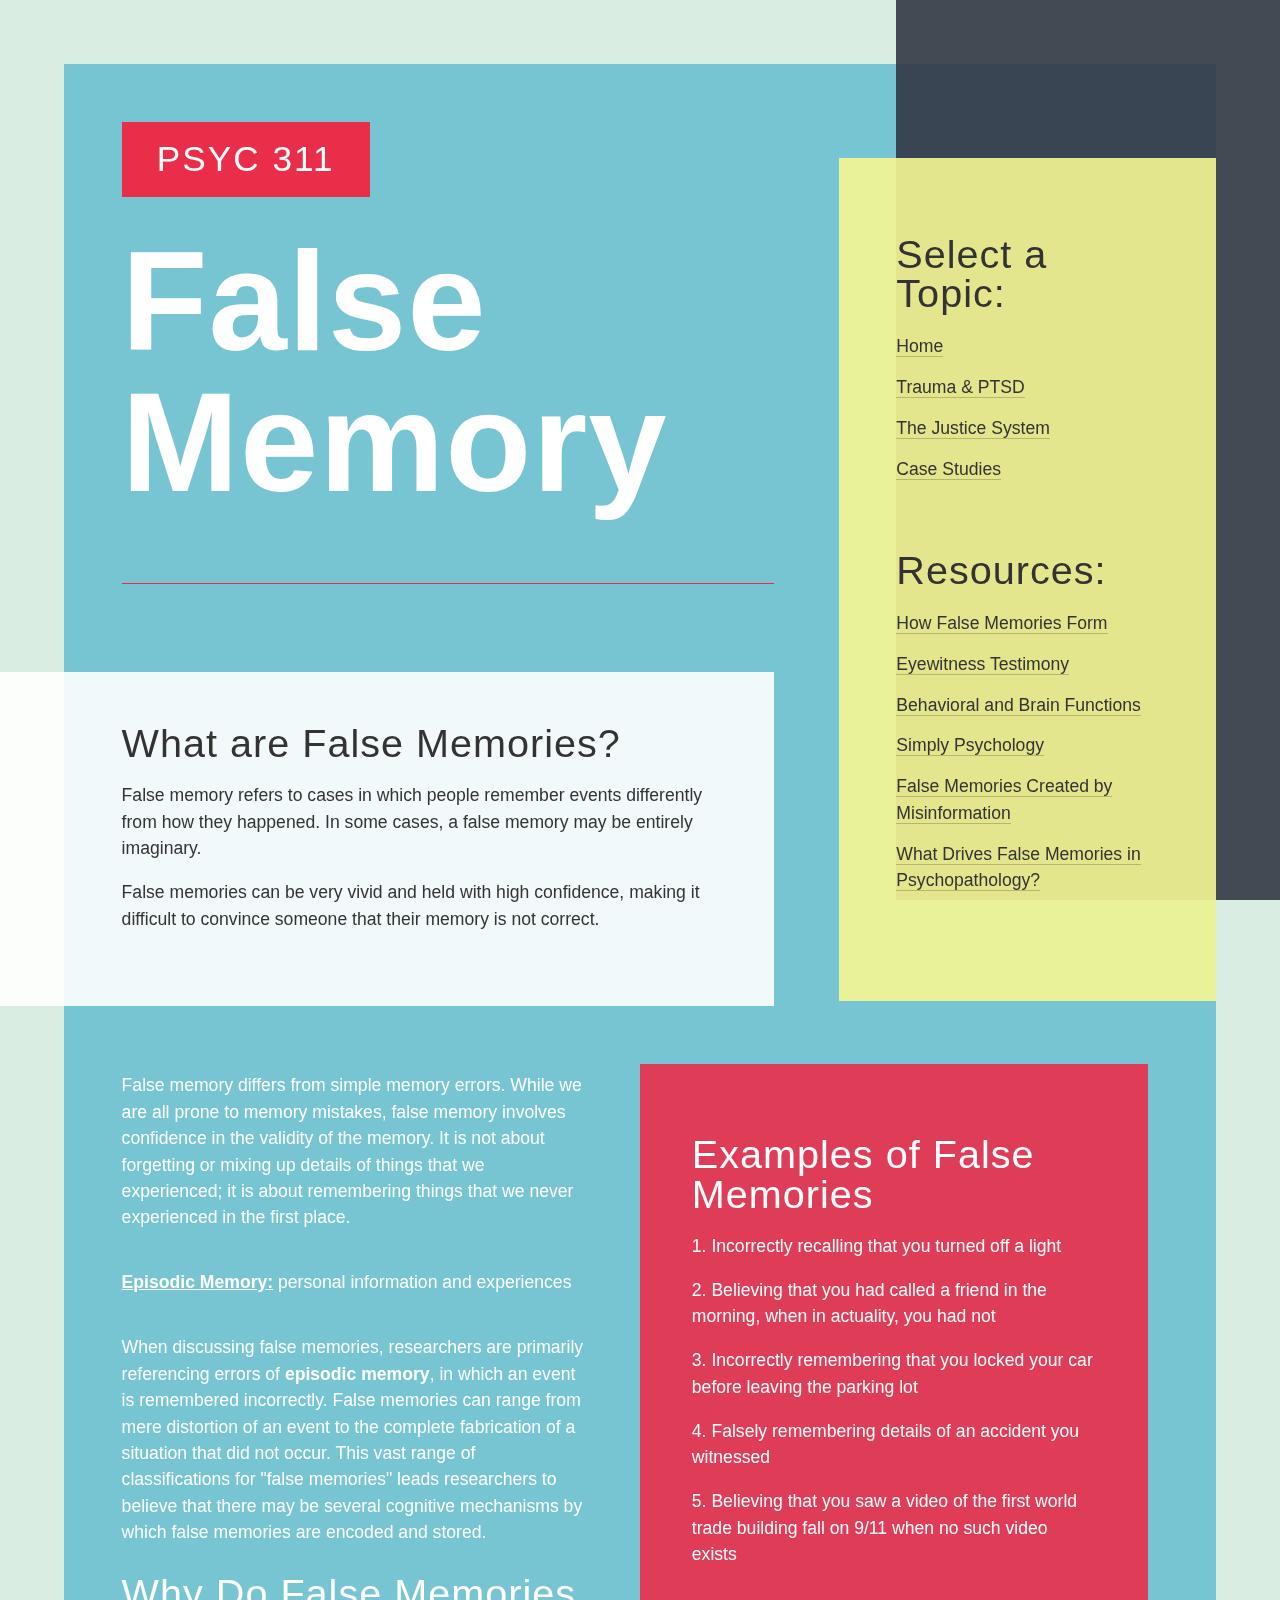
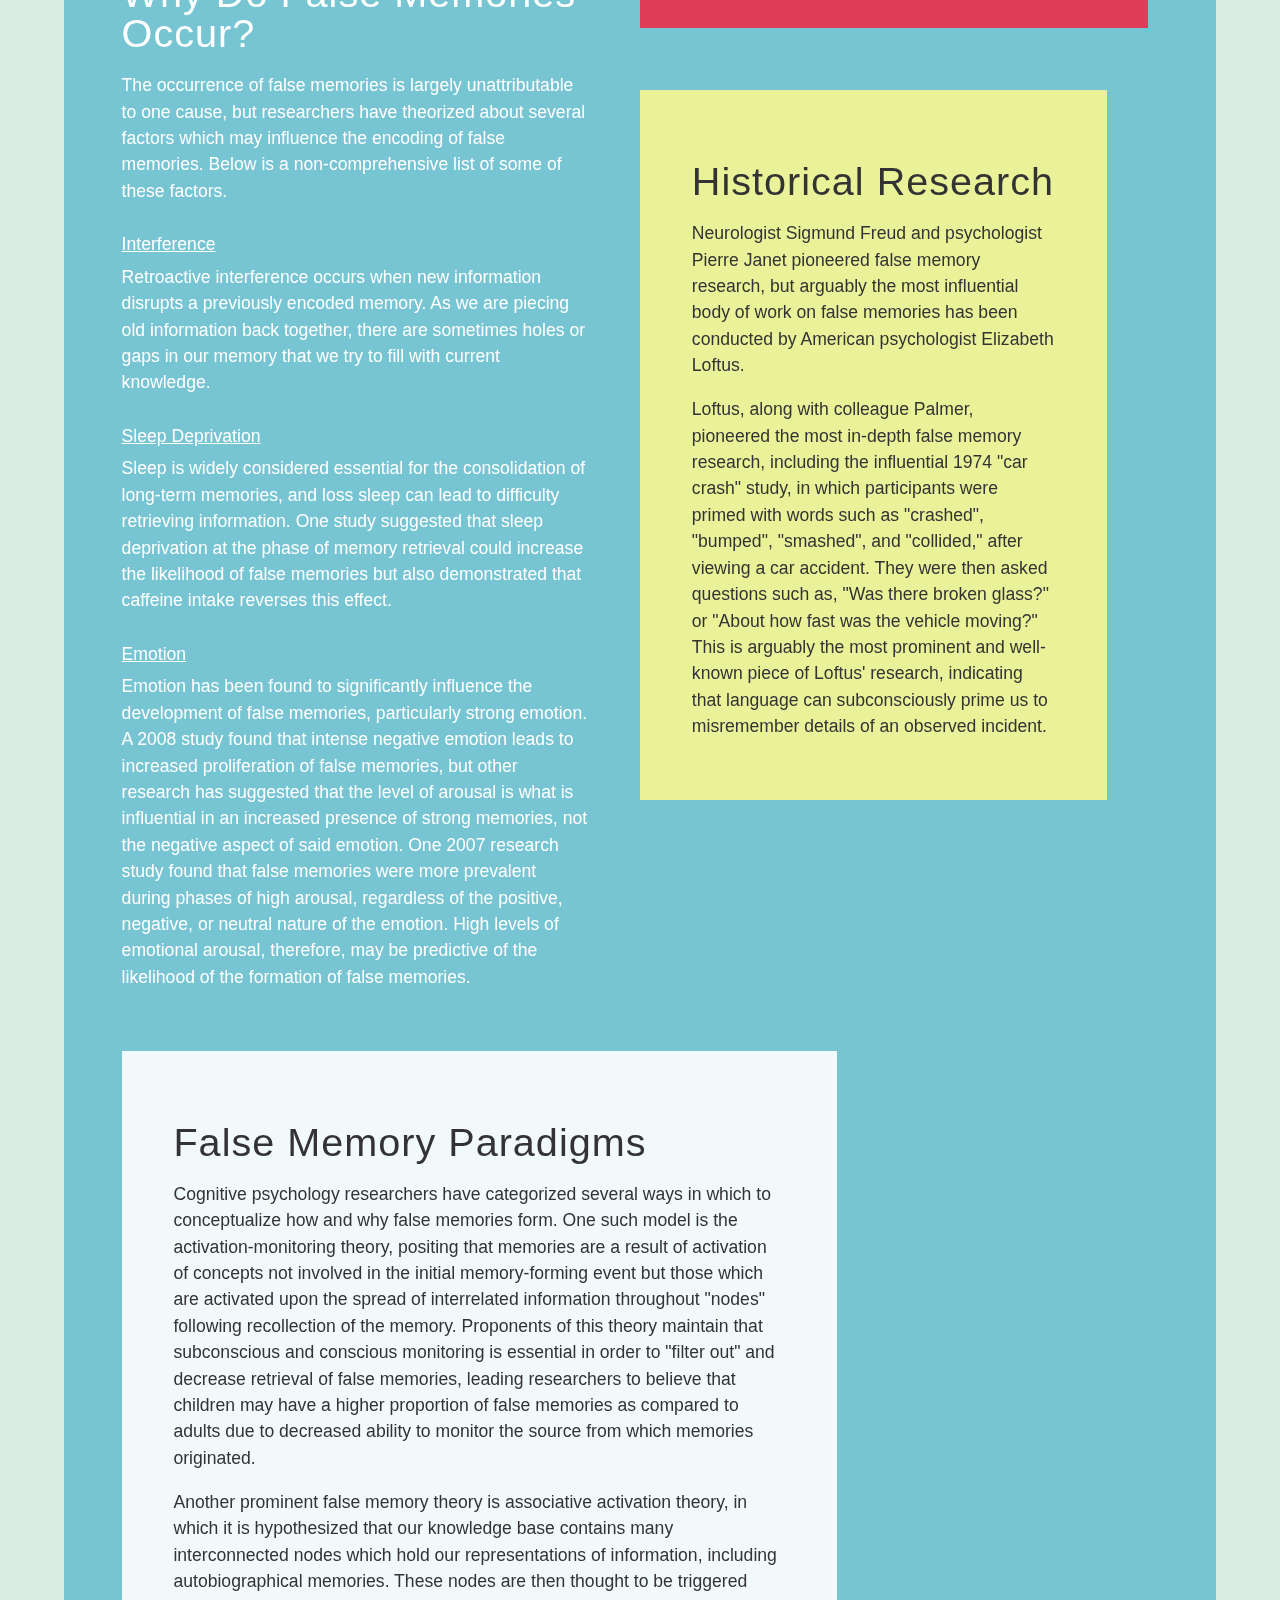
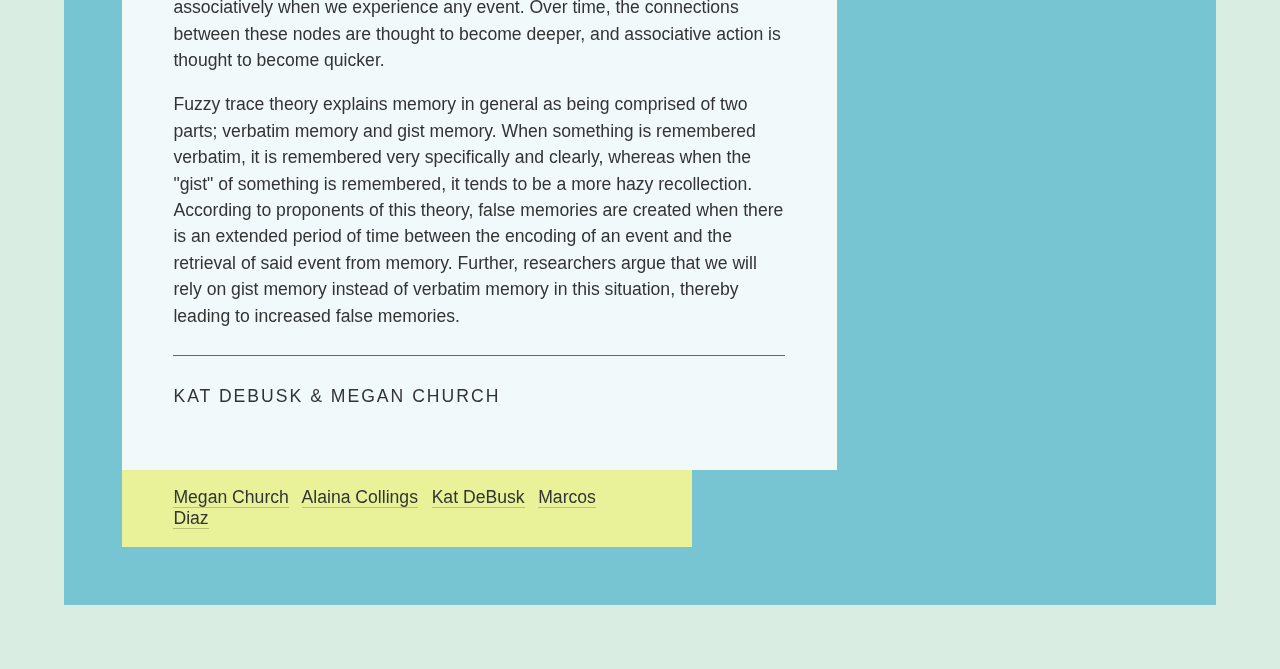
<file: PSYC311_website/index.html>
<!DOCTYPE html>
<html lang="en">
<head>
	<meta charset="utf-8">
	<title>PSYC 311: False Memory</title>

	<link rel="stylesheet" media="screen" href="sample1.css">
	<link rel="alternate" type="application/rss+xml" title="RSS" href="http://www.csszengarden.com/zengarden.xml">

	<meta name="viewport" content="width=device-width, initial-scale=1.0">
	<meta name="author" content="Dave Shea">
	<meta name="description" content="PSYC 311, Cognitive Psychology Conundrum Website">
	<meta name="robots" content="all">


	<!--[if lt IE 9]>
	<script src="script/html5shiv.js"></script>
	<![endif]-->
</head>

<!--



	View source is a feature, not a bug. Thanks for your curiosity and
	interest in participating!

	Here are the submission guidelines for the new and improved csszengarden.com:

	- CSS3? Of course! Prefix for ALL browsers where necessary.
	- go responsive; test your layout at multiple screen sizes.
	- your browser testing baseline: IE9+, recent Chrome/Firefox/Safari, and iOS/Android
	- Graceful degradation is acceptable, and in fact highly encouraged.
	- use classes for styling. Don't use ids.
	- web fonts are cool, just make sure you have a license to share the files. Hosted 
	  services that are applied via the CSS file (ie. Google Fonts) will work fine, but
	  most that require custom HTML won't. TypeKit is supported, see the readme on this
	  page for usage instructions: https://github.com/mezzoblue/csszengarden.com/

	And a few tips on building your CSS file:

	- use :first-child, :last-child and :nth-child to get at non-classed elements
	- use ::before and ::after to create pseudo-elements for extra styling
	- use multiple background images to apply as many as you need to any element
	- use the Kellum Method for image replacement, if still needed. http://goo.gl/GXxdI
	- don't rely on the extra divs at the bottom. Use ::before and ::after instead.

		
-->

<body id="css-zen-garden">
<div class="page-wrapper">

	<section class="intro" id="zen-intro">
		<header role="banner">
			<h1>Psyc 311</h1>
			<h2>False <br>Memory</h2>
		</header>

		<div class="summary" id="zen-summary" role="article">
			<p>  </p>
		</div>

		<div class="preamble" id="zen-preamble" role="article">
			<h3>What are False Memories?</h3>
			<p>False memory refers to cases in which people remember events differently from how they happened. In some cases, 
				a false memory may be entirely imaginary.</p>
			<p>False memories can be very vivid and held with high confidence, making it difficult to convince someone that 
				their memory is not correct.</p>
		</div>
	</section>

	<div class="main supporting" id="zen-supporting" role="main">
		<div class="explanation" id="zen-explanation" role="article">
			<p>False memory differs from simple memory errors. While we are all prone to memory mistakes, false memory involves 
				confidence in the validity of the memory. It is not about forgetting or mixing up details of things that we 
				experienced; it is about remembering things that we never experienced in the first place.</p>
				<br>
			<p><u><b>Episodic Memory:</b></u> personal information and experiences</p>
				<br>
			<p>When discussing false memories, researchers are primarily referencing errors of <b>episodic memory</b>, in which an 
				event is remembered incorrectly. False memories can range from mere distortion of an event to the complete 
				fabrication of a situation that did not occur. This vast range of classifications for &quot;false memories&quot; leads 
				researchers to believe that there may be several cognitive mechanisms by which false memories are encoded and stored.</p>
			
			
			<h3>Why Do False Memories Occur?</h3>
			<p>The occurrence of false memories is largely unattributable to one cause, but researchers have theorized about several 
				factors which may influence the encoding of false memories. Below is a non-comprehensive list of some of these factors.</p>
				<br>
			<h4><u>Interference</u></h4>
			<p>Retroactive interference occurs when new information disrupts a previously encoded memory. As we are piecing old 
				information back together, there are sometimes holes or gaps in our memory that we try to fill with current knowledge.</p>
				<br>
			<h4><u>Sleep Deprivation</u></h4>
			<p>Sleep is widely considered essential for the consolidation of long-term memories, and loss sleep can 
				lead to difficulty retrieving information. One study suggested that sleep deprivation at the phase of 
				memory retrieval could increase the likelihood of false memories but also demonstrated that caffeine intake reverses 
				this effect.</p>
				<br>
			<h4><u>Emotion</u></h4>
			<p>Emotion has been found to significantly influence the development of false memories, particularly strong emotion. 
				A 2008 study found that intense negative emotion leads to increased proliferation of false memories, but other 
				research has suggested that the level of arousal is what is influential in an increased presence of strong memories, 
				not the negative aspect of said emotion. One 2007 research study found that false memories were more prevalent during 
				phases of high arousal, regardless of the positive, negative, or neutral nature of the emotion. High levels of 
				emotional arousal, therefore, may be predictive of the likelihood of the formation of false memories.</p>
		</div>

		<div class="participation" id="zen-participation" role="article">
			<h3>Examples of False Memories </h3>
			<p>1. Incorrectly recalling that you turned off a light</p>
			<p>2. Believing that you had called a friend in the morning, when in actuality, you had not</p>
			<p>3. Incorrectly remembering that you locked your car before leaving the parking lot</p>
			<p>4. Falsely remembering details of an accident you witnessed</p>
			<p>5. Believing that you saw a video of the first world trade building fall on 9/11 when no such video exists</p>
		</div>

		<div class="benefits3" id="zen-benefits" role="article">
			<h3>Historical Research</h3>
			<p>Neurologist Sigmund Freud and psychologist Pierre Janet pioneered false memory research, but arguably the most 
				influential body of work on false memories has been conducted by American psychologist Elizabeth Loftus.</p> 
			<p>Loftus, along with colleague Palmer, pioneered the most in-depth false memory research, including the influential 
				1974 &quot;car crash&quot; study, in which participants were primed with words such as &quot;crashed&quot;, &quot;bumped&quot;, 
				&quot;smashed&quot;, and &quot;collided,&quot; after viewing a car accident. They were then asked questions such as, &quot;Was there broken 
				glass?&quot; or &quot;About how fast was the vehicle moving?&quot; This is arguably the most prominent and well-known piece of 
				Loftus&apos; research, indicating that language can subconsciously prime us to misremember details of an observed incident.</p>
		</div>

		<div class="requirements" id="zen-requirements" role="article">
			<h3>False Memory Paradigms</h3>
			<p>Cognitive psychology researchers have categorized several ways in which to conceptualize how and why false 
				memories form. One such model is the activation-monitoring theory, positing that memories are a result of
				 activation of concepts not involved in the initial memory-forming event but those which are activated 
				 upon the spread of interrelated information throughout &quot;nodes&quot; following recollection of the memory. 
				 Proponents of this theory maintain that subconscious and conscious monitoring is essential in order 
				 to &quot;filter out&quot; and decrease retrieval of false memories, leading researchers to believe that children
				  may have a higher proportion of false memories as compared to adults due to decreased ability to 
				  monitor the source from which memories originated.</p>
			<p>Another prominent false memory theory is associative activation theory, in which it is hypothesized that 
				our knowledge base contains many interconnected nodes which hold our representations of information, 
				including autobiographical memories. These nodes are then thought to be triggered associatively when we 
				experience any event. Over time, the connections between these nodes are thought to become deeper, and 
				associative action is thought to become quicker.</p>			
			<p>Fuzzy trace theory explains memory in general as being comprised of two parts; verbatim memory and gist 
				memory. When something is remembered verbatim, it is remembered very specifically and clearly, whereas 
				when the &quot;gist&quot; of something is remembered, it tends to be a more hazy recollection. According to 
				proponents of this theory, false memories are created when there is an extended period of time between 
				the encoding of an event and the retrieval of said event from memory. Further, researchers argue that we will 
				rely on gist memory instead of verbatim memory in this situation, thereby leading to increased false 
				memories.</p>
			<p>Kat DeBusk & Megan Church</p>
		</div>

		<footer>
			<a href="index.html" title="Megan's part" class="zen-validate-html">Megan Church</a>
			<a href="FM_page4.html" title="Alaina'a part" class="zen-validate-css">Alaina Collings</a>
			<a href="index.html" title="Kat's part" class="zen-license">Kat DeBusk</a>
			<a href="FM_page2.html" title="Marcos' part" class="zen-accessibility">Marcos Diaz</a>
		</footer>

	</div>


	<aside class="sidebar" role="complementary">
		<div class="wrapper">

			<div class="design-selection" id="design-selection">
				<h3 class="select">Select a Topic:</h3>
				<nav role="navigation">
					<ul>
						<li>
                            <a href="index.html" class="design-name">Home</a></li>	
                        <li>
							<a href="FM_page2.html" class="design-name">Trauma & PTSD</a></li>					
						<li>                                                        
                            <a href="FM_page4.html" class="design-name">The Justice System</a></li>	
						<li>                                
							<a href="FM_CaseStudies.html" class="design-name">Case Studies</a></li>							
					</ul>
				</nav>
			</div>

			<div class="zen-resources" id="zen-resources">
				<h3 class="resources">Resources:</h3>
				<ul>
					<li class="view-css">
						<a href="https://www.verywellmind.com/how-do-false-memories-form-2795349" 
						title="Cherry, K. (2021). False Memories and How They Form. Verywell Mind."> How False Memories Form</a>
					</li>
					<li class="css-resources">
						<a href="https://www.simplypsychology.org/loftus-palmer.html" 
						title="McLeod, S. (2021). Loftus and Palmer. Simply Psychology."> Eyewitness Testimony</a>
					</li>
					<li class="zen-translations">
						<a href="https://behavioralandbrainfunctions.biomedcentral.com/articles/10.1186/1744-9081-8-35" 
						title="Straube, B. (2012). An overview of the neuro-cognitive processes involved in the encoding, 
						consolidation, and retrieval of true and false memories. Behavioral and Brain Functions, 8(35). 
						doi.org/10.1186/1744-9081-8-35.">Behavioral and Brain Functions</a>
					</li>
					<li class="zen-translations">
						<a href="https://www.simplypsychology.org/false-memory.html#:~:text=to%20accidental%20manslaughter.-,False%20memory%20is%20a%20psychological%20phenomenon%20whereby%20an%20individual%20recalls,recollection%20of%20an%20actual%20event" 
						title="Straube, B. (2012). An overview of the neuro-cognitive processes involved in the encoding, consolidation, and retrieval of true and false memories. Behavioral and Brain Functions, 8(35). doi.org/10.1186/1744-9081-8-35.">Simply Psychology</a>
					</li>
					<li class="zen-faq">
						<a href="https://www.ncbi.nlm.nih.gov/pmc/articles/PMC548489/" 
						title="Okado, Y., & Stark, C. (2005). Neural activity during encoding predicts false memories created by 
						misinformation. Cold Spring Harbor Laboratory Press, 12, 3-11. doi/10.1101/ lm.87605.">False Memories Created by Misinformation</a>
					</li>
					<li class="zen-submit">
						<a href="https://journals.sagepub.com/doi/10.1177/2167702617724424" 
						title="Otgaar, H., et al. (2017). What Drives False Memories in Psychopathology? A Case for Associative 
						Action. Clin Psychol Sci., 5(6), 1048-1069. doi:10.1177/2167702617724424.">What Drives False Memories in Psychopathology? </a>
					</li>
				</ul>
			</div>
		</div>
	</aside>


</div>

<!--

	These superfluous divs/spans were originally provided as catch-alls to add extra imagery.
	These days we have full ::before and ::after support, favour using those instead.
	These only remain for historical design compatibility. They might go away one day.
		
-->
<div class="extra1" role="presentation"></div><div class="extra2" role="presentation"></div><div class="extra3" role="presentation"></div>
<div class="extra4" role="presentation"></div><div class="extra5" role="presentation"></div><div class="extra6" role="presentation"></div>

</body>
</html>
</file>
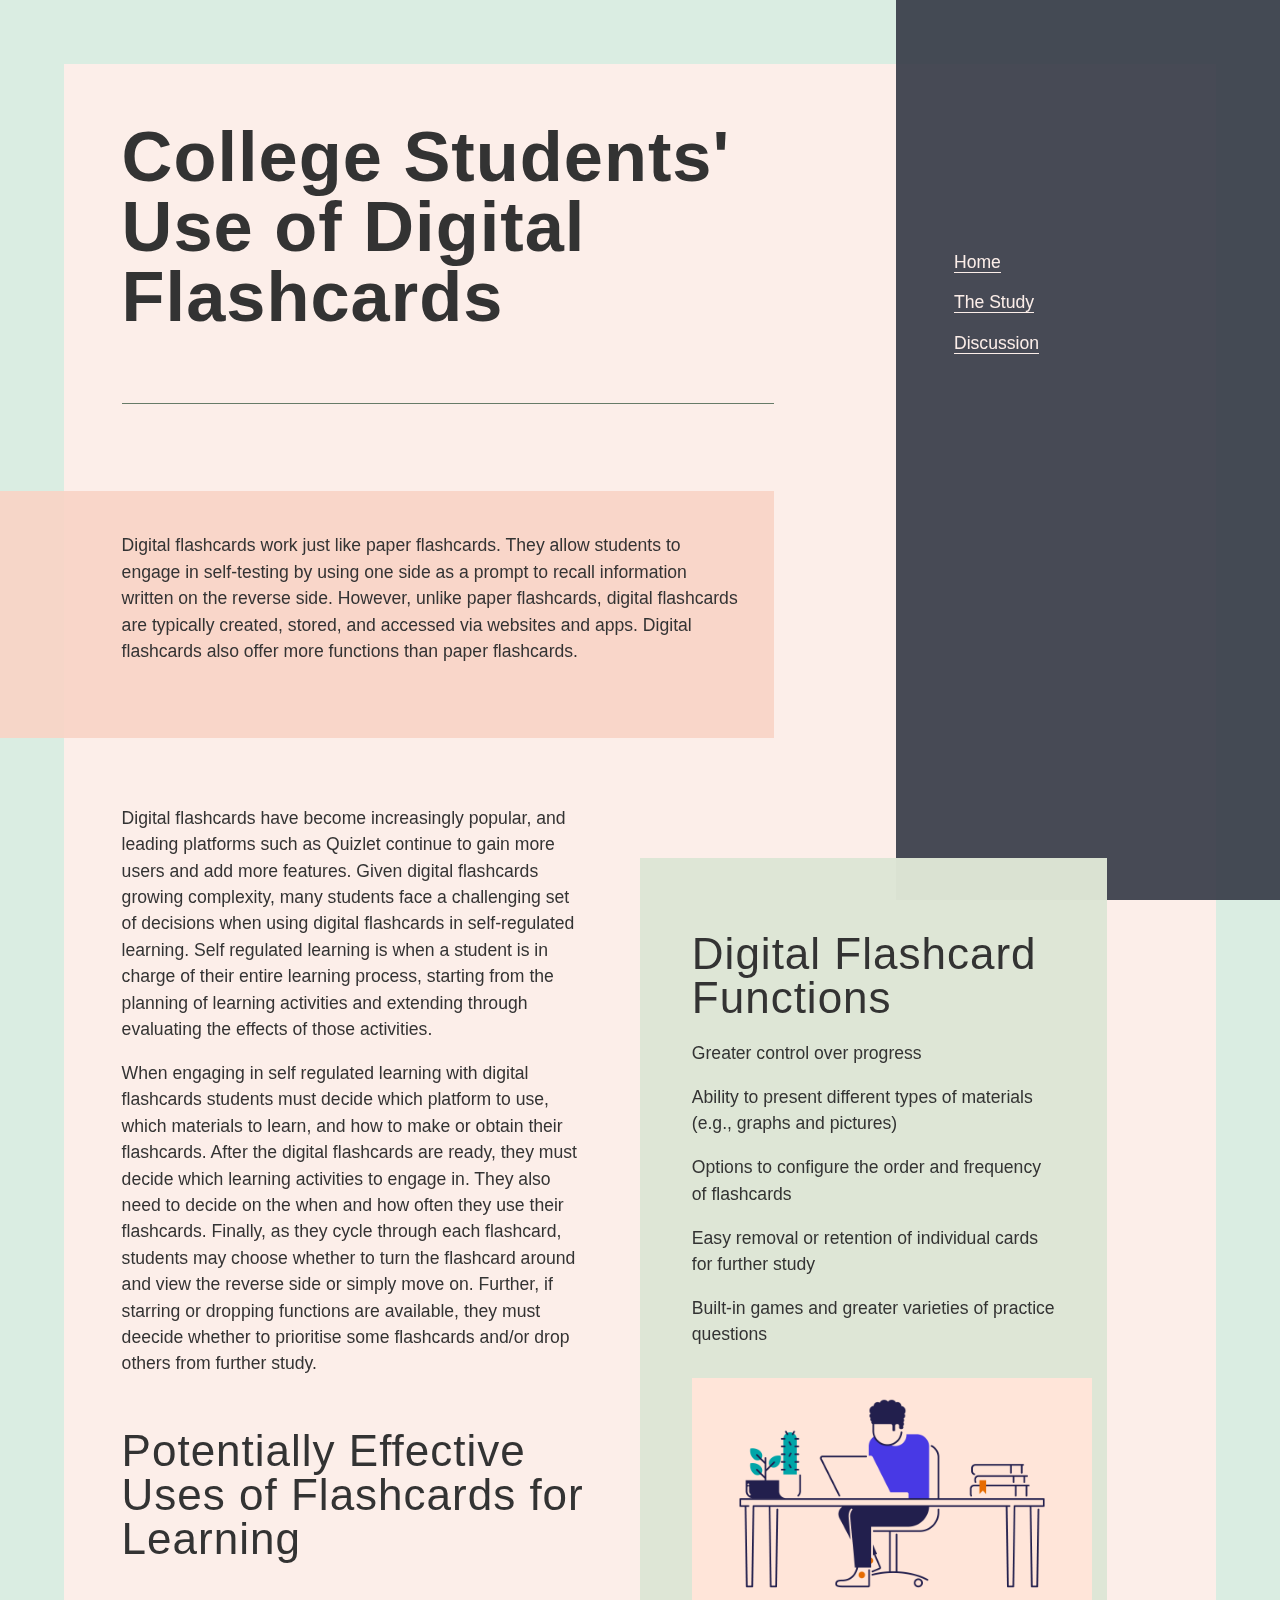
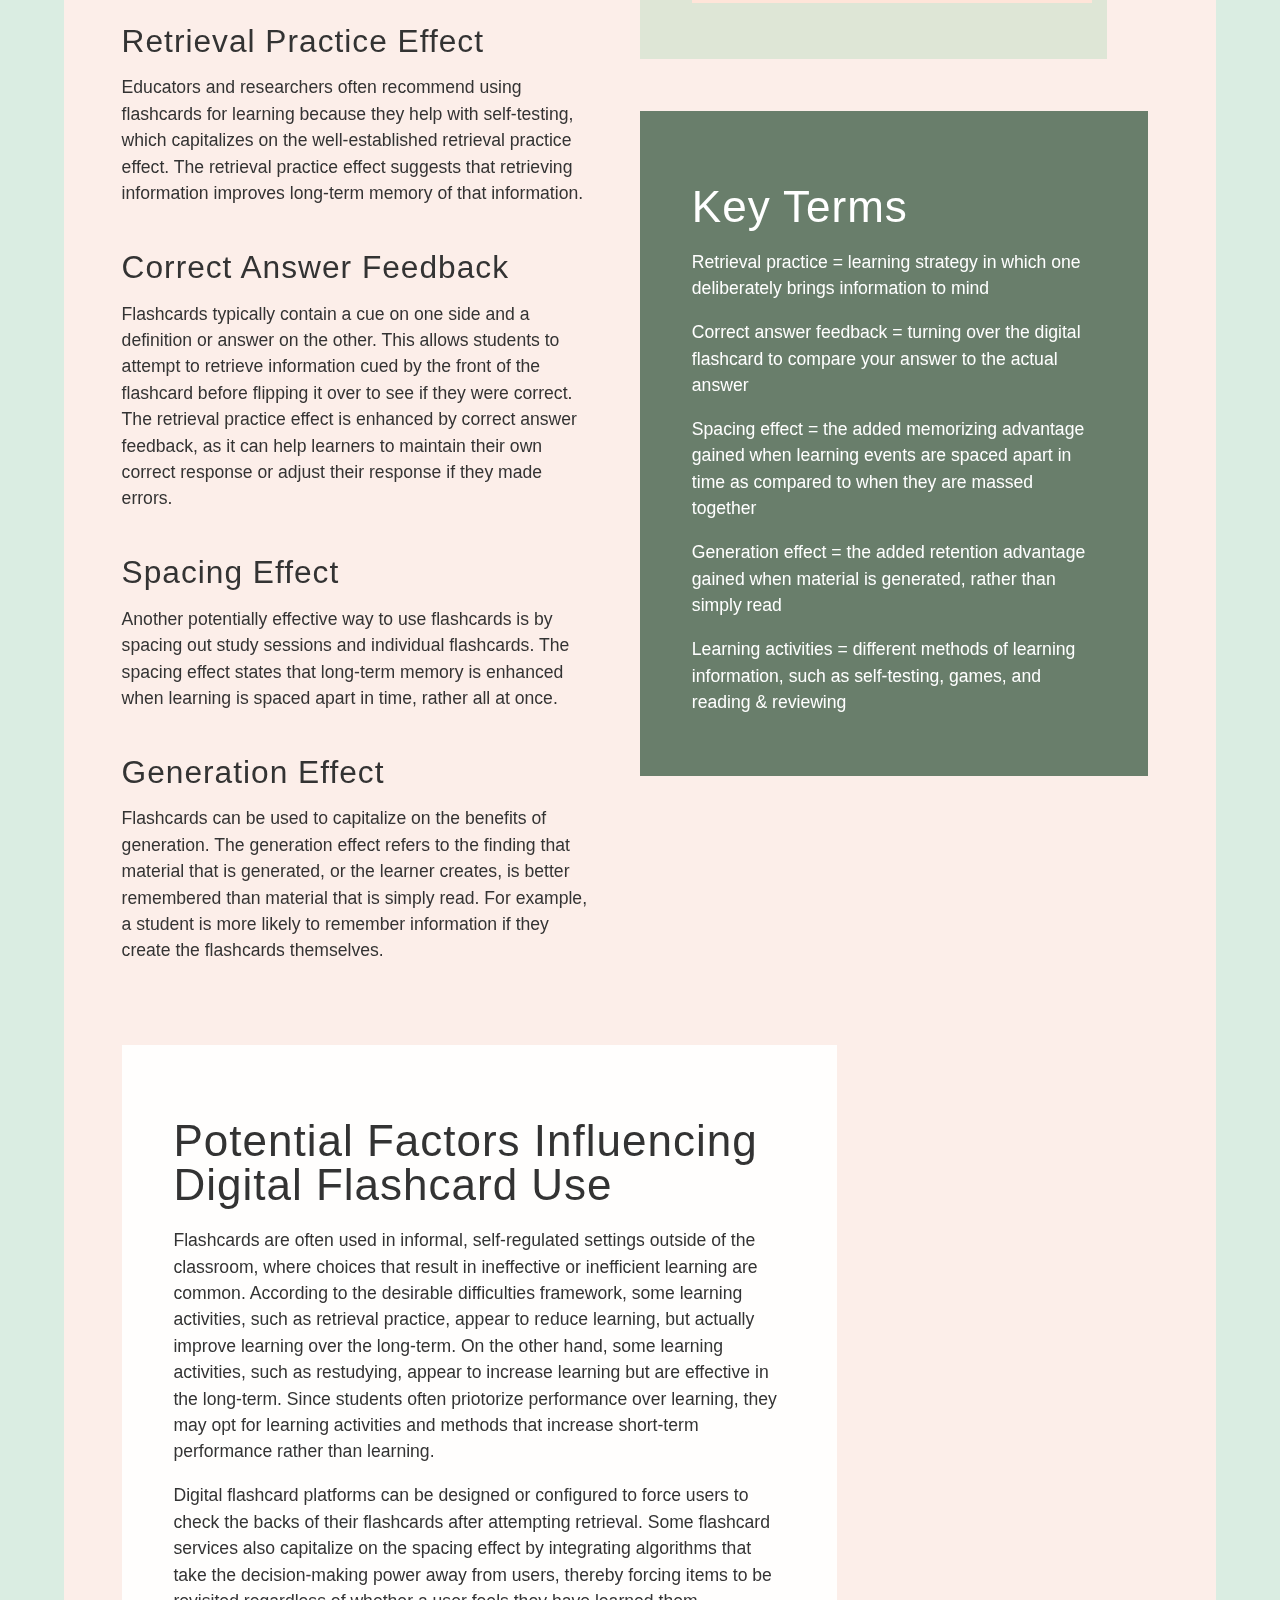
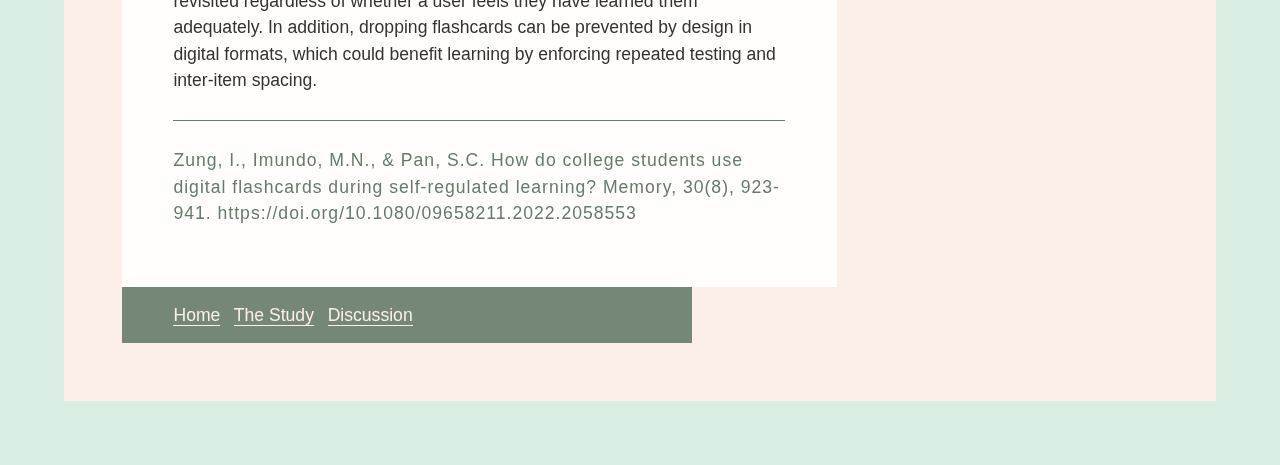
<file: PSYC411_website/index.html>
<!DOCTYPE html>
<html lang="en">
<head>
	<meta charset="utf-8">
	<title>PSYC 411: Flashcards</title>

	<link rel="stylesheet" media="screen" href="sample1.css">
	<link rel="alternate" type="application/rss+xml" title="RSS" href="http://www.csszengarden.com/zengarden.xml">

	<meta name="viewport" content="width=device-width, initial-scale=1.0">
	<meta name="author" content="Dave Shea">
	<meta name="description" content="PSYC 311, Cognitive Psychology Conundrum Website">
	<meta name="robots" content="all">


	<!--[if lt IE 9]>
	<script src="script/html5shiv.js"></script>
	<![endif]-->
</head>

<!--



	View source is a feature, not a bug. Thanks for your curiosity and
	interest in participating!

	Here are the submission guidelines for the new and improved csszengarden.com:

	- CSS3? Of course! Prefix for ALL browsers where necessary.
	- go responsive; test your layout at multiple screen sizes.
	- your browser testing baseline: IE9+, recent Chrome/Firefox/Safari, and iOS/Android
	- Graceful degradation is acceptable, and in fact highly encouraged.
	- use classes for styling. Don't use ids.
	- web fonts are cool, just make sure you have a license to share the files. Hosted 
	  services that are applied via the CSS file (ie. Google Fonts) will work fine, but
	  most that require custom HTML won't. TypeKit is supported, see the readme on this
	  page for usage instructions: https://github.com/mezzoblue/csszengarden.com/

	And a few tips on building your CSS file:

	- use :first-child, :last-child and :nth-child to get at non-classed elements
	- use ::before and ::after to create pseudo-elements for extra styling
	- use multiple background images to apply as many as you need to any element
	- use the Kellum Method for image replacement, if still needed. http://goo.gl/GXxdI
	- don't rely on the extra divs at the bottom. Use ::before and ::after instead.

		
-->

<body id="css-zen-garden">
<div class="page-wrapper">

	<section class="intro" id="zen-intro">
		<header role="banner">
			<h2>College Students&#39 Use  of Digital Flashcards</h2>
		</header>

		<div class="summary" id="zen-summary" role="article">
			<p>  </p>
		</div>

		<div class="preamble" id="zen-preamble" role="article">
			<p>Digital flashcards work just like paper flashcards. They allow students to engage in 
				self-testing by using one side as a prompt to recall information written on the
				reverse side. However, unlike paper flashcards, digital flashcards are typically 
				created, stored, and accessed via websites and apps. Digital flashcards also offer 
				more functions than paper flashcards.</p>
		</div>
	</section>

	<div class="main supporting" id="zen-supporting" role="main">
		<div class="explanation" id="zen-explanation" role="article">
			<p>Digital flashcards have become increasingly popular, and leading platforms such as Quizlet continue 
				to gain more users and add more features. Given digital flashcards growing complexity, many students 
				face a challenging set of decisions when using digital flashcards in self-regulated learning. Self regulated 
				learning is when a student is in charge of their entire learning process, starting from the planning of learning 
				activities and extending through evaluating the effects of those activities.</p>

			<p>When engaging in self regulated learning with digital flashcards students must decide which platform to use, which 
				materials to learn, and how to make or obtain their flashcards. After the digital flashcards are ready, they must 
				decide which learning activities to engage in. They also need to decide on the when and how often they use their 
				flashcards. Finally, as they cycle through each flashcard, students may choose whether to turn the flashcard around 
				and view the reverse side or simply move on. Further, if starring or dropping functions are available, they must deecide whether to 
				prioritise some flashcards and/or drop others from further study.</p>
				<br>
			<h3>Potentially Effective Uses of Flashcards for Learning</h3>
			<p></p>
				<br>
			<h5>Retrieval Practice Effect</h5>
			<p>Educators and researchers often recommend using flashcards for learning because they help with self-testing, 
				which capitalizes on the well-established retrieval practice effect. The retrieval practice effect suggests 
				that retrieving information improves long-term memory of that information.</p>
				<br>
			<h5>Correct Answer Feedback</h5>
			<p>Flashcards typically contain a cue on one side and a definition or answer on the other. This allows students to 
				attempt to retrieve information cued by the front of the flashcard before flipping it over to see if they were 
				correct. The retrieval practice effect is enhanced by correct answer feedback, as it can help learners to 
				maintain their own correct response or adjust their response if they made errors.</p>
				<br>
			<h5>Spacing Effect</h5>
			<p>Another potentially effective way to use flashcards is by spacing out study sessions and individual flashcards. The spacing 
				effect states that long-term memory is enhanced when learning is spaced apart in time, rather all at once.</p>
				<br>
			<h5>Generation Effect</h5>
			<p>Flashcards can be used to capitalize on the benefits of generation. The generation effect refers to the finding 
				that material that is generated, or the learner creates, is better remembered than material that is simply read. For 
				example, a student is more likely to remember information if they create the flashcards themselves.</p>
				<br>
		</div>

		<div class="benefits3" id="zen-benefits" role="article">
			<h3>Digital Flashcard Functions</h3>
			<p>Greater control over progress</p> 
			<p>Ability to present different types of materials (e.g., graphs and pictures)</p>
			<p>Options to configure the order and frequency of flashcards</p>
			<p>Easy removal or retention of individual cards for further study</p>
			<p>Built-in games and greater varieties of practice questions</p>
			<br>
			<img src = "Images/pic3.png" width = "400 px" alt="P3"
            style = "margin-left:auto; margin-right:auto;">
		</div>

		<div class="participation" id="zen-participation" role="article">
			<h3>Key Terms </h3>
			<p>Retrieval practice = learning strategy in which one deliberately brings information to mind</p>
			<p>Correct answer feedback = turning over the digital flashcard to compare your answer to the actual answer</p>
			<p>Spacing effect =  the added memorizing advantage gained when learning events are spaced apart in time as compared to when they are massed together</p>
			<p>Generation effect = the added retention advantage gained when material is generated, rather than simply read</p>
			<p>Learning activities = different methods of learning information, such as self-testing, games, and reading & reviewing</p>
		</div>

		<div class="requirements" id="zen-requirements" role="article">
			<h3>Potential Factors Influencing Digital Flashcard Use</h3>
			<p>Flashcards are often used in informal, self-regulated settings outside of the classroom, where choices that result in ineffective or 
				inefficient learning are common. According to the desirable difficulties framework, some learning activities, such as retrieval practice, 
				appear to reduce learning, but actually improve learning over the long-term. On the other hand, some learning activities, such as restudying, 
				appear to increase learning but are effective in the long-term. Since students often priotorize performance over learning, they may opt for 
				learning activities and methods that increase short-term performance rather than learning.</p>
			<p>Digital flashcard platforms can be designed or configured to force users to check the backs of their flashcards 
				after attempting retrieval. Some flashcard services also capitalize on the spacing effect by integrating 
				algorithms that take the decision-making power away from users, thereby forcing items to be revisited regardless 
				of whether a user feels they have learned them adequately. In addition, dropping flashcards can be prevented by 
				design in digital formats, which could benefit learning by enforcing repeated testing and inter-item spacing.</p>
			<p>Zung, I., Imundo, M.N., & Pan, S.C. How do college students use digital flashcards during 
				self-regulated learning? Memory, 30(8), 923-941.  https://doi.org/10.1080/09658211.2022.2058553</p>
		</div>

		<footer>
			<a href="index.html" title="Home Page" class="zen-validate-html">Home</a>
			<a href="411Study.html" title="Study Page" class="zen-validate-css">The Study</a>
			<a href="411Discussion.html" title="Discussion Page" class="zen-license">Discussion</a>
		</footer>

	</div>


	<aside class="sidebar" role="complementary">
		<div class="wrapper">
			<div class="zen-resources" id="zen-resources">
				<h4 class="resources"></h4>
				<ul>
					<li class="view-css">
						<a href="index.html"
						title="Home Page"> Home</a>
					</li>
					<li class="css-resources">
						<a href="411Study.html" 
						title="Study Page">The Study</a>
					</li>
					<li class="zen-translations">
						<a href="411Discussion.html" title="Discussion Page">Discussion</a>
					</li>
				</ul>
			</div>
		</div>
	</aside>


</div>

<!--

	These superfluous divs/spans were originally provided as catch-alls to add extra imagery.
	These days we have full ::before and ::after support, favour using those instead.
	These only remain for historical design compatibility. They might go away one day.
		
-->
<div class="extra1" role="presentation"></div><div class="extra2" role="presentation"></div><div class="extra3" role="presentation"></div>
<div class="extra4" role="presentation"></div><div class="extra5" role="presentation"></div><div class="extra6" role="presentation"></div>

</body>
</html>
</file>
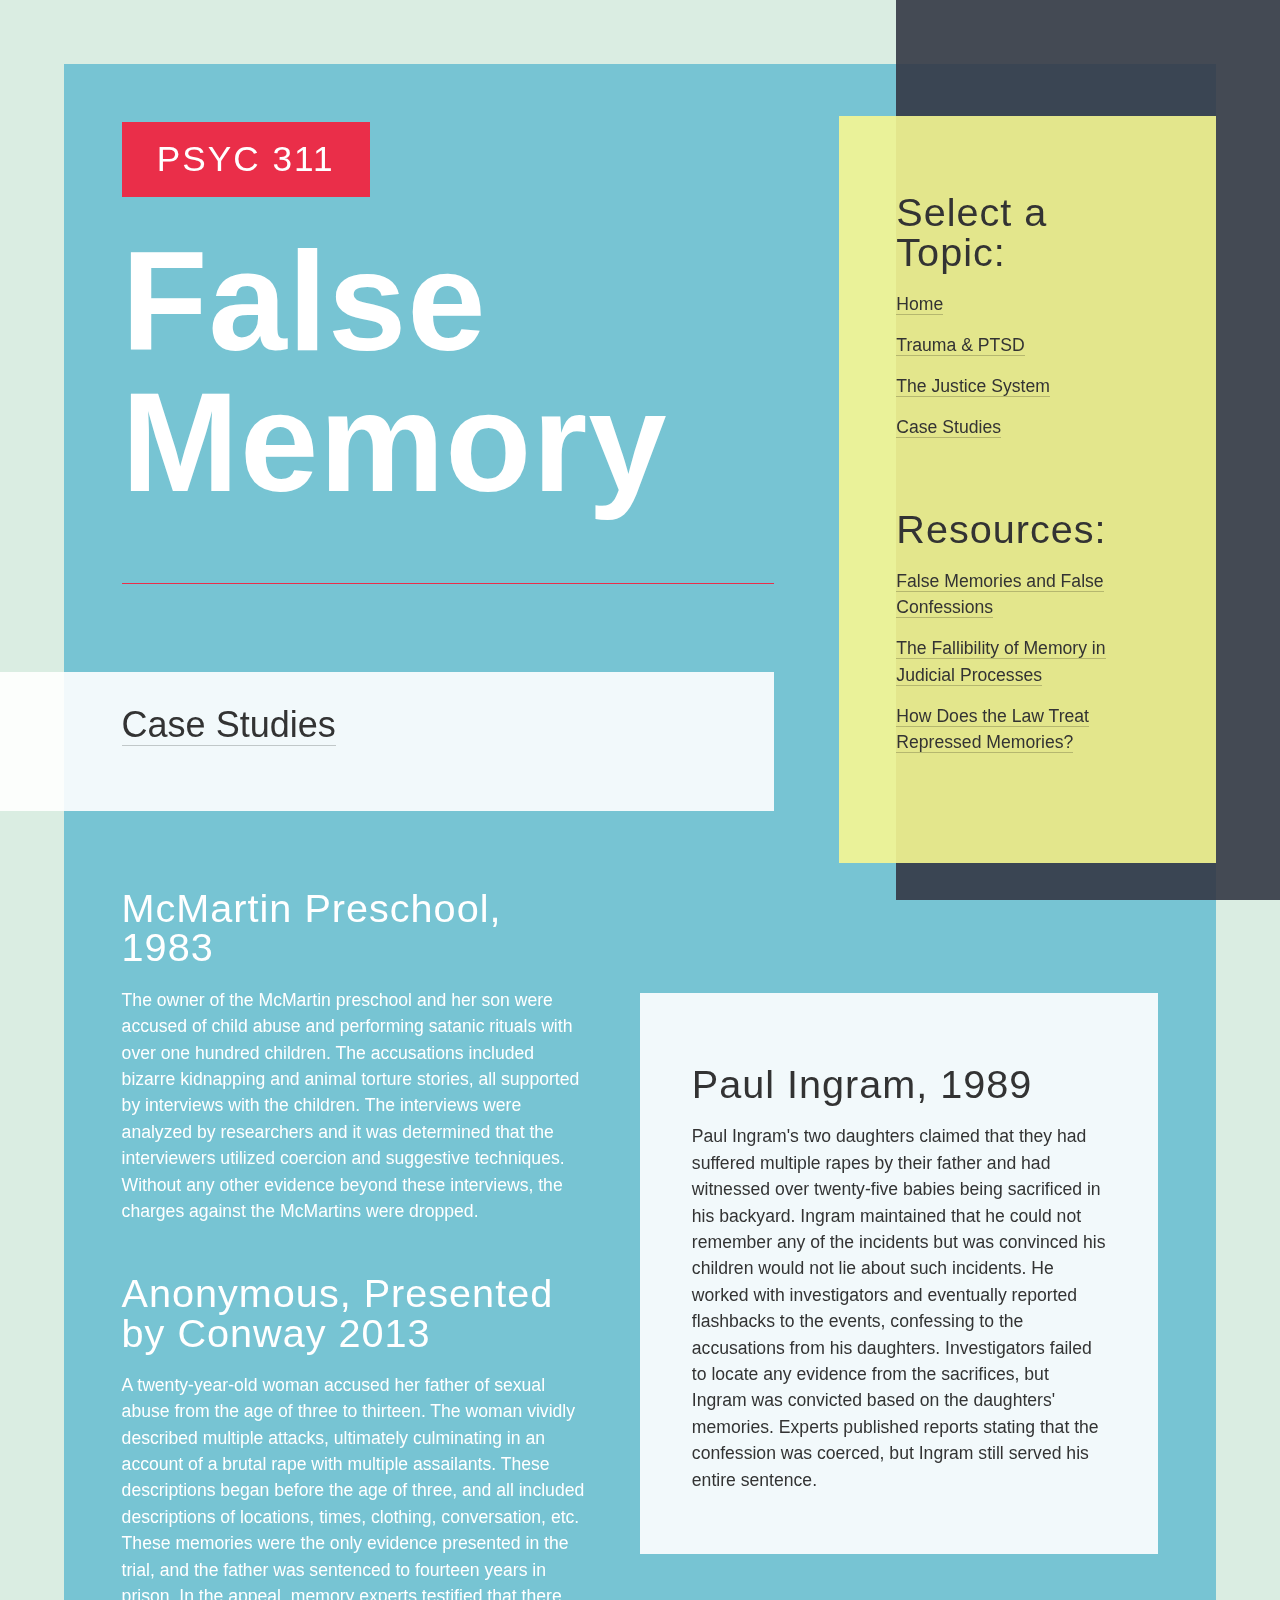
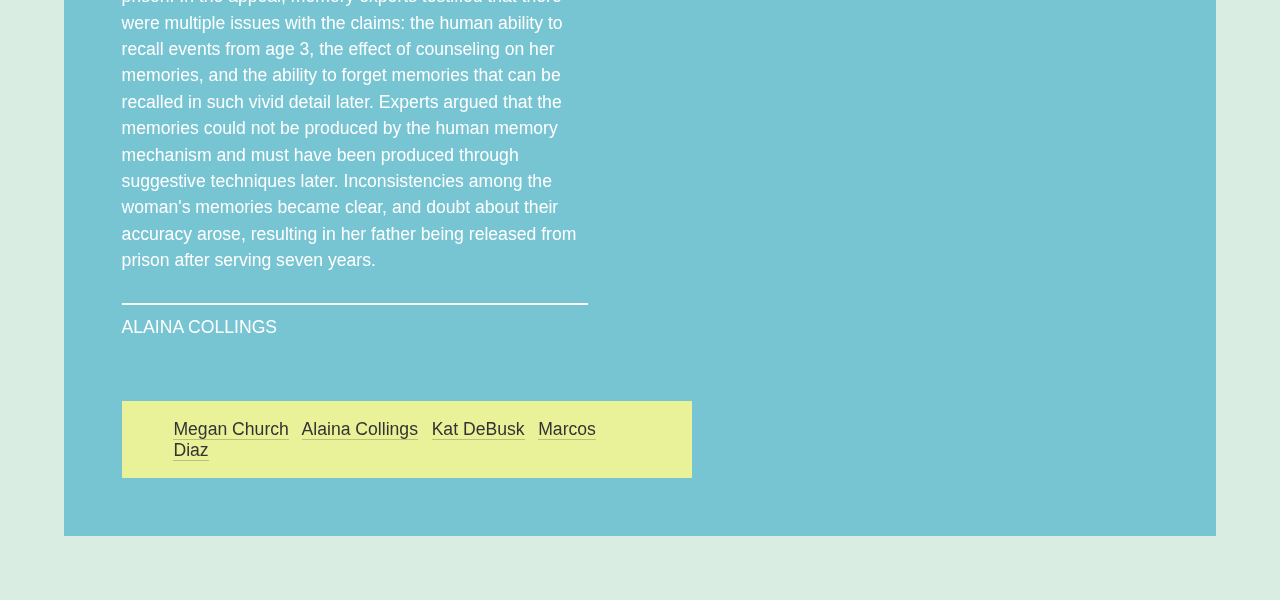
<file: PSYC311_website/FM_CaseStudies.html>
<!DOCTYPE html>
<html lang="en">
<head>
	<meta charset="utf-8">
	<title>CSS Zen Garden: The Beauty of CSS Design</title>

	<link rel="stylesheet" media="screen" href="sample1.css">
	<link rel="alternate" type="application/rss+xml" title="RSS" href="http://www.csszengarden.com/zengarden.xml">

	<meta name="viewport" content="width=device-width, initial-scale=1.0">
	<meta name="author" content="Dave Shea">
	<meta name="description" content="A demonstration of what can be accomplished visually through CSS-based design.">
	<meta name="robots" content="all">


</head>

<body id="css-zen-garden">
    <div class="page-wrapper">
    
        <section class="intro" id="zen-intro">
            <header role="banner">
                <h1>psyc 311</h1>
                <h2>False <br>Memory</h2>
            </header>
    
            <div class="summary" id="zen-summary" role="article">
                <p> </p>
            </div>
            
            <div class="preamble" id="zen-preamble" role="article">
                <a style="font-size:36px;" href="https://en.wikipedia.org/wiki/Case_study" title="in-depth, detailed examination of a particular case within a real-world context">Case Studies</a>
            </div>
        </section>
    
        <div class="main supporting" id="zen-supporting" role="main">
            <div class="explanation" id="zen-explanation" role="article">
                <h3>McMartin Preschool, 1983</h3>
                <p>The owner of the McMartin preschool and her son were accused of child abuse and performing satanic rituals with 
                    over one hundred children. The accusations included bizarre kidnapping and animal torture stories, all 
                    supported by interviews with the children. The interviews were analyzed by researchers and it was determined that the interviewers 
                    utilized coercion and suggestive techniques. Without any other evidence beyond these interviews, the charges 
                    against the McMartins were dropped.</p>
                    <br>
                <h3>Anonymous, Presented by Conway 2013</h3>
                <p>A twenty-year-old woman accused her father of sexual abuse from the age of three to thirteen. The woman vividly 
                    described multiple attacks, ultimately culminating in an account of a brutal rape with multiple assailants. 
                    These descriptions began before the age of three, and all included descriptions of locations, times, clothing, 
                    conversation, etc. These memories were the only evidence presented in the trial, and the father was sentenced 
                    to fourteen years in prison. In the appeal, memory experts testified that there were multiple issues with the 
                    claims: the human ability to recall events from age 3, the effect of counseling on her memories, and the 
                    ability to forget memories that can be recalled in such vivid detail later. Experts argued that the memories 
                    could not be produced by the human memory mechanism and must have been produced through suggestive techniques 
                    later. Inconsistencies among the woman&apos;s memories became clear, and doubt about their accuracy arose, 
                    resulting in her father being released from prison after serving seven years.</p>
                <br>
                <hr color="white">
                <p>ALAINA COLLINGS</p>
            </div>
           
            <div class="benefits4" id="zen-benefits" role="article">
                <h3>Paul Ingram, 1989</h3>
                <p> Paul Ingram&apos;s two daughters claimed that they had suffered multiple rapes by their father and had 
                    witnessed over twenty-five babies being sacrificed in his backyard. Ingram maintained that he could not 
                    remember any of the incidents but was convinced his children would not lie about such incidents. He worked 
                    with investigators and eventually reported flashbacks to the events, confessing to the accusations from his 
                    daughters. Investigators failed to locate any evidence from the sacrifices, but Ingram was 
                    convicted based on the daughters&apos; memories. Experts published reports stating that the confession was coerced, 
                    but Ingram still served his entire sentence.</p>
            </div>
    
            <footer>
                <a href="index.html" title="Megan's part" class="zen-validate-html">Megan Church</a>
                <a href="FM_page4.html" title="Alaina'a part" class="zen-validate-css">Alaina Collings</a>
                <a href="index.html" title="Kat's part" class="zen-license">Kat DeBusk</a>
                <a href="FM_page2.html" title="Marcos' part" class="zen-accessibility">Marcos Diaz</a>
            </footer>
    
        </div>
    
    
        <aside class="sidebar" role="complementary">
            <div class="wrapper">
    
                <div class="design-selection" id="design-selection">
                    <h3 class="select">Select a Topic:</h3>
                    <nav role="navigation">
                        <ul>
                            <li>
                                <a href="index.html" class="design-name">Home</a></li>	
                            <li>
                                <a href="FM_page2.html" class="design-name">Trauma & PTSD</a></li>					
                            <li>                                                      
                                <a href="FM_page4.html" class="design-name">The Justice System</a></li>	
                            <li>                                
                                <a href="FM_CaseStudies.html" class="design-name">Case Studies</a></li>							
                        </ul>
                    </nav>
                </div>
    
                <div class="zen-resources" id="zen-resources">
                    <h3 class="resources">Resources:</h3>
                    <ul>
                        <li class="view-css">
                            <a href="https://www.wired.co.uk/article/false-memory-syndrome-false-confessions-memories" 
                            title="Bryce, E. (2017, July 22). False memories and false confessions: The psychology of imagined crimes. WIRED UK.">False Memories and False Confessions</a>
                        </li>
                        <li class="css-resources">
                            <a href="https://www.tandfonline.com/doi/full/10.1080/09658211.2015.1010709" 
                            title="Howe, M. L., & Knott, L. M. (2015). The fallibility of memory in judicial processes: lessons from the past and their modern consequences.">The Fallibility of Memory in Judicial Processes</a>
                        </li>
                        <li class="zen-faq">
                            <a href="https://www.psychologytoday.com/us/blog/so-sue-me/201602/how-does-the-law-treat-repressed-memories" 
                            title="Johnson, R. L. (2016, February 9). How does the law treat repressed memories? Psychology Today.">How Does the Law Treat Repressed Memories?</a>
                        </li>
                    </ul>
                </div>
            </div>
        </aside>
    
    
    </div>
    
    <!--
    
        These superfluous divs/spans were originally provided as catch-alls to add extra imagery.
        These days we have full ::before and ::after support, favour using those instead.
        These only remain for historical design compatibility. They might go away one day.
            
    -->
    <div class="extra1" role="presentation"></div><div class="extra2" role="presentation"></div><div class="extra3" role="presentation"></div>
    <div class="extra4" role="presentation"></div><div class="extra5" role="presentation"></div><div class="extra6" role="presentation"></div>
    
    </body>
    </html>
</file>
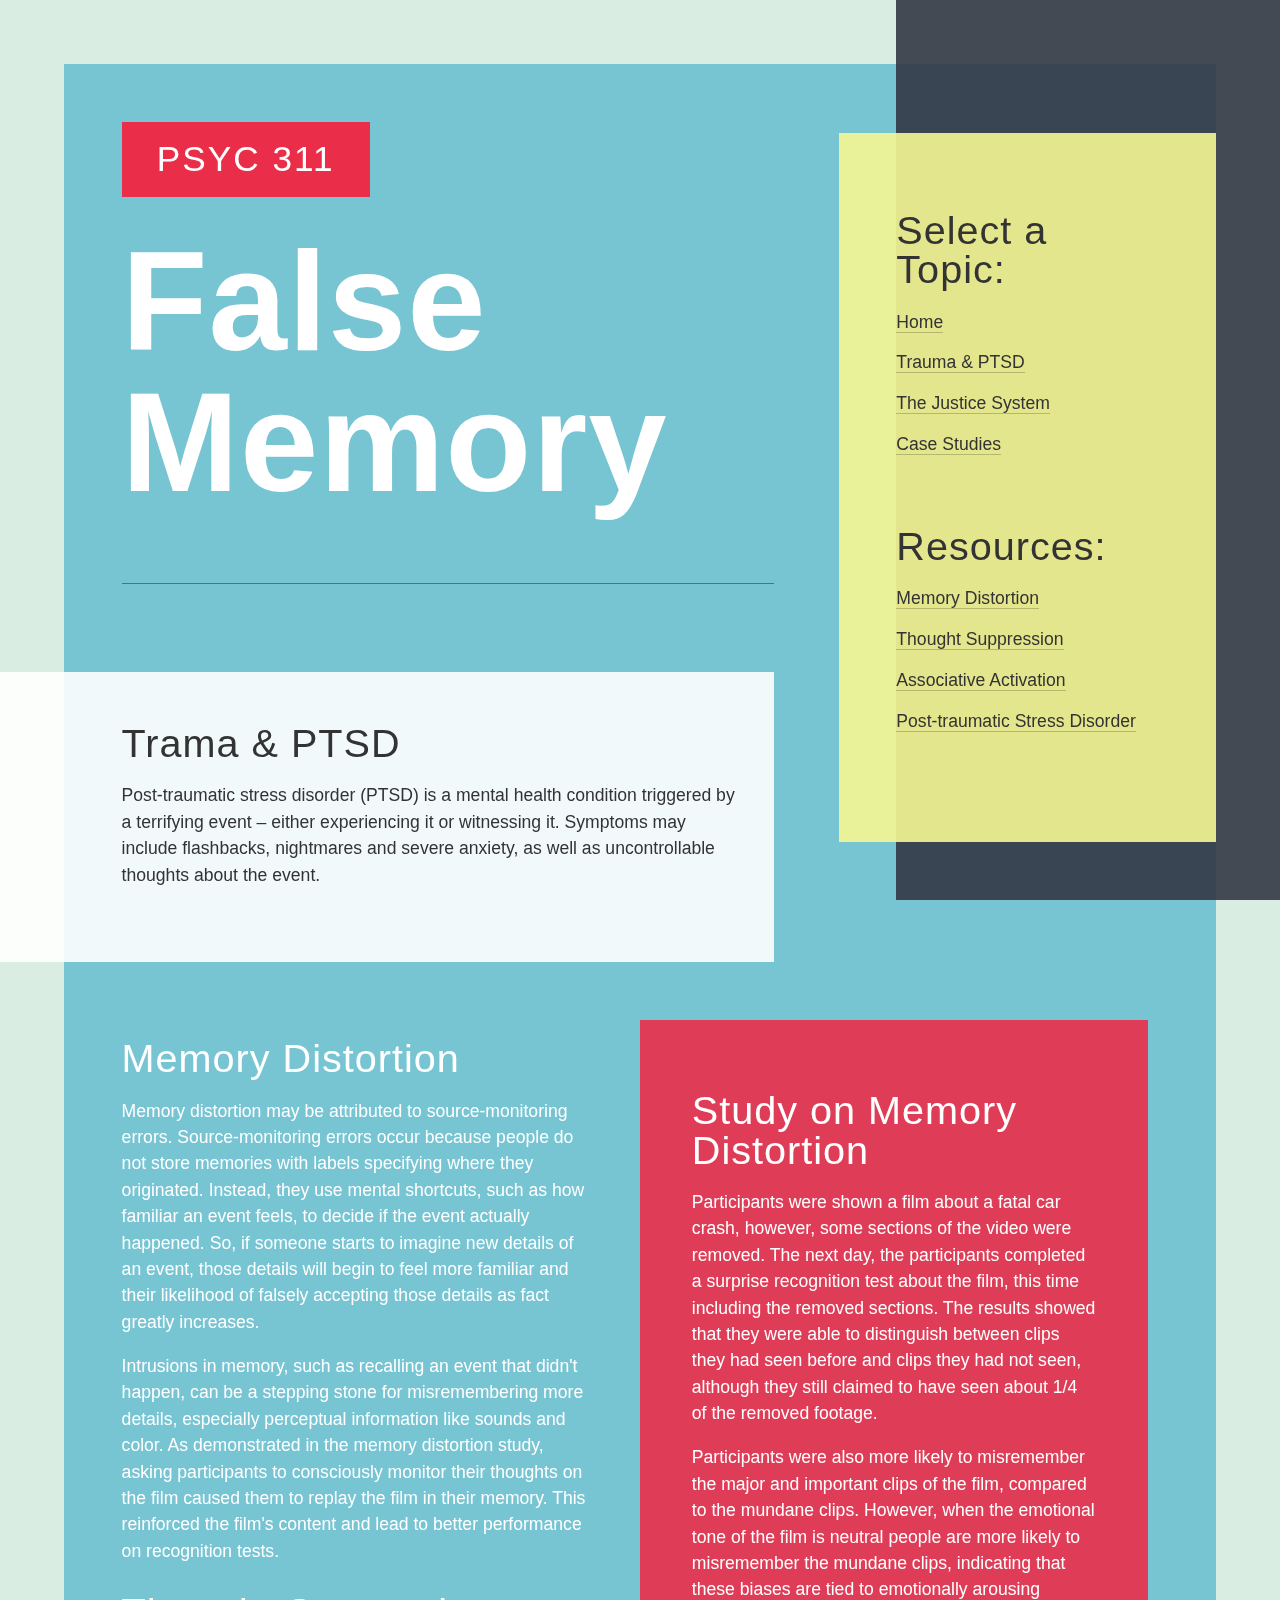
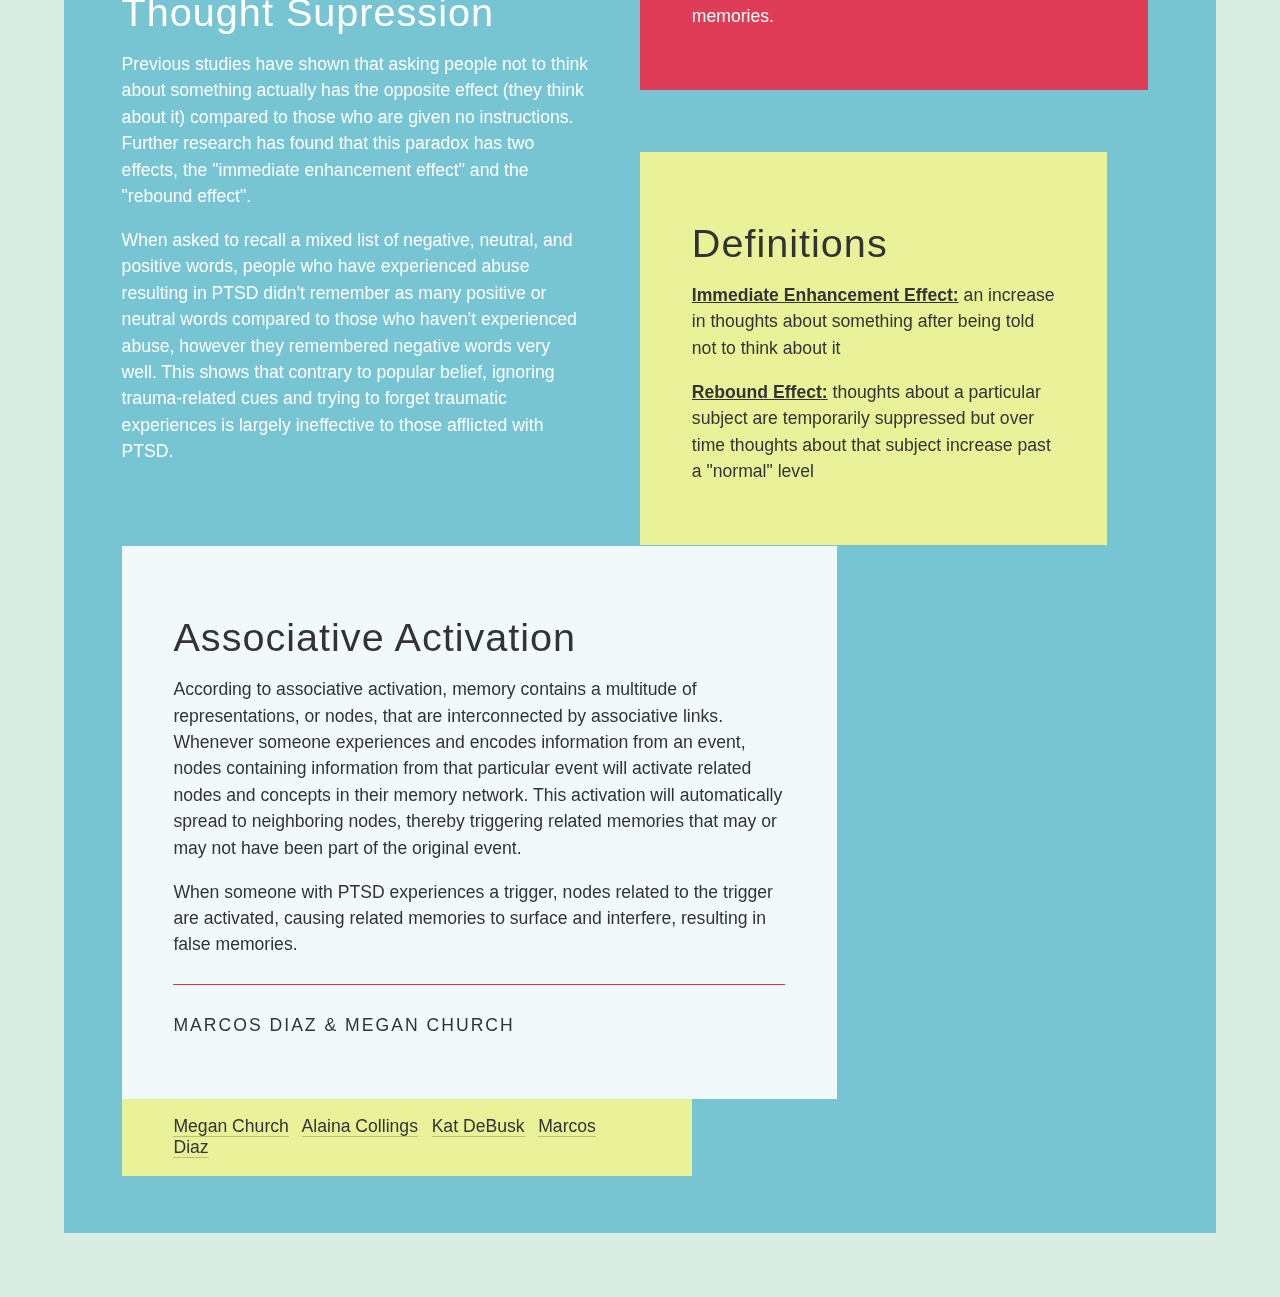
<file: PSYC311_website/FM_page2.html>
<!DOCTYPE html>
<html lang="en">
<head>
	<meta charset="utf-8">
	<title>CSS Zen Garden: The Beauty of CSS Design</title>

	<link rel="stylesheet" media="screen" href="sample1.css">
	<link rel="alternate" type="application/rss+xml" title="RSS" href="http://www.csszengarden.com/zengarden.xml">

	<meta name="viewport" content="width=device-width, initial-scale=1.0">
	<meta name="author" content="Dave Shea">
	<meta name="description" content="A demonstration of what can be accomplished visually through CSS-based design.">
	<meta name="robots" content="all">


</head>

<body id="css-zen-garden">
    <div class="page-wrapper">
    
        <section class="intro" id="zen-intro">
            <header role="banner">
                <h1>psyc 311</h1>
                <h2>False <br>Memory</h2>
            </header>
    
            <div class="summary" id="zen-summary" role="article">
                <p> </p>
            </div>
            <div class="preamble" id="zen-preamble" role="article">
                <h3>Trama & PTSD</h3>
                <p>Post-traumatic stress disorder (PTSD) is a mental health condition triggered by a terrifying event &#8211; either 
                    experiencing it or witnessing it. Symptoms may include flashbacks, nightmares and severe anxiety, as well 
                    as uncontrollable thoughts about the event.
                </p>
            </div>
        </section>
    
        <div class="main supporting" id="zen-supporting" role="main">
            <div class="explanation" id="zen-explanation" role="article">
                <h3>Memory Distortion</h3>
                <p> Memory distortion may be attributed to source-monitoring errors. Source-monitoring errors occur because people 
                    do not store memories with labels specifying where they originated. Instead, they use mental shortcuts, such 
                    as how familiar an event feels, to decide if the event actually happened. So, if someone starts to imagine new 
                    details of an event, those details will begin to feel more familiar and their likelihood of falsely accepting 
                    those details as fact greatly increases.</p>
                <p>Intrusions in memory, such as recalling an event that didn&apos;t happen, can be a stepping stone for misremembering more details, 
                    especially perceptual information like sounds and color. As demonstrated in the memory distortion study, asking participants to consciously monitor their thoughts on the film 
                    caused them to replay the film in their memory. This reinforced the film&apos;s content and lead to better performance on recognition tests.</p>
                <h3>Thought Supression</h3>
                <p>Previous studies have shown that asking people not to think about something actually has the opposite effect 
                    (they think about it) compared to those who are given no instructions. Further research has found that this 
                    paradox has two effects, the &quot;immediate enhancement effect&quot; and the &quot;rebound effect&quot;.</p>
                <p>When asked to recall a mixed list of negative, neutral, and positive words, people who have experienced abuse resulting in PTSD didn&apos;t 
                    remember as many positive or neutral words compared to those who haven&apos;t experienced abuse, however they remembered negative words very well. 
                    This shows that contrary to popular belief, ignoring trauma-related cues and trying to forget traumatic experiences is largely ineffective to 
                    those afflicted with PTSD.</p> 
                    <br>
            </div>
    
            <div class="participation" id="zen-participation" role="article">
                <h3>Study on Memory Distortion</h3>
                <p>Participants were shown a film about a fatal car crash, however, some sections of the video were removed. 
                    The next day, the participants completed a surprise recognition test about the film, this time including 
                    the removed sections. The results showed that they were able to distinguish between clips they had seen before 
                    and clips they had not seen, although they still claimed to have seen about 1/4 of the removed 
                    footage.</p>
                <p>Participants were also more likely to misremember the major and important 
                    clips of the film, compared to the mundane clips. However, when the emotional tone of the film is neutral 
                    people are more likely to misremember the mundane clips, indicating that these biases are tied to emotionally 
                    arousing memories.</p>
            </div>

            <div class="benefits3" id="zen-benefits" role="article">
                <h3>Definitions</h3>
                <p><u><b>Immediate Enhancement Effect:</b></u> an increase in thoughts about something after being told not to think about it</p>
                <p><u><b>Rebound Effect:</b></u> thoughts about a particular subject are temporarily suppressed but over time thoughts about that subject increase past a &quot;normal&quot; level</p>
            </div>
    
            <div class="requirements" id="zen-requirements" role="article">
                <h3>Associative Activation</h3>
                <p>According to associative activation, memory contains a multitude of representations, or nodes, that are 
                    interconnected by associative links. Whenever someone experiences and encodes information from an event, 
                    nodes containing information from that particular event will activate related nodes and concepts in their 
                    memory network. This activation will automatically spread to neighboring nodes, thereby triggering related 
                    memories that may or may not have been part of the original event.</p>
                <p>When someone with PTSD experiences a trigger, nodes related to the trigger are activated, causing related memories to surface and interfere, resulting in false memories.</p>			
                <p>Marcos Diaz & Megan Church</p>
            </div>
    
            <footer>
                <a href="index.html" title="Megan's part" class="zen-validate-html">Megan Church</a>
                <a href="FM_page4.html" title="Alaina'a part" class="zen-validate-css">Alaina Collings</a>
                <a href="index.html" title="Kat's part" class="zen-license">Kat DeBusk</a>
                <a href="FM_page2.html" title="Marcos' part" class="zen-accessibility">Marcos Diaz</a>
            </footer>
    
        </div>
    
    
        <aside class="sidebar" role="complementary">
            <div class="wrapper">
    
                <div class="design-selection" id="design-selection">
                    <h3 class="select">Select a Topic:</h3>
                    <nav role="navigation">
                        <ul>
                            <li>
                                <a href="index.html" class="design-name">Home</a></li>	
                            <li>
                                <a href="FM_page2.html" class="design-name">Trauma & PTSD</a></li>					
                            <li>                                                    
                                <a href="FM_page4.html" class="design-name">The Justice System</a></li>	
                            <li>                                
                                <a href="FM_CaseStudies.html" class="design-name">Case Studies</a></li>							
                        </ul>
                    </nav>
                </div>
    
                <div class="zen-resources" id="zen-resources">
                    <h3 class="resources">Resources:</h3>
                    <ul>
                        <li class="view-css">
                            <a href="https://proxy.wm.edu/login?url=https://search.ebscohost.com/login.aspx?direct=true&AuthType=cookie,ip,url,shib&db=psyh&AN=2016-03163-001&site=ehost-live&scope=site" 
                            title="Oulton, J. M., Strange, D., & Takarangi, M. K. T. (2016). False memories for an 
                            analogue trauma: Does thought suppression help or hinder memory accuracy? Applied Cognitive 
                            Psychology, 30(3), 350&#8211;359. https://doi.org/10.1002/acp.3208">Memory Distortion</a>
                        </li>
                        <li class="view-css">
                            <a href="https://proxy.wm.edu/login?url=https://search.ebscohost.com/login.aspx?direct=true&AuthType=cookie,ip,url,shib&db=psyh&AN=2016-03163-001&site=ehost-live&scope=site" 
                            title="Oulton, J. M., Strange, D., & Takarangi, M. K. T. (2016). False memories for an analogue trauma: 
                            Does thought suppression help or hinder memory accuracy? Applied Cognitive Psychology, 30(3), 
                            350&#8211;359. https://doi.org/10.1002/acp.3208">Thought Suppression</a>
                        </li>
                        <li class="zen-faq">
                            <a href="https://proxy.wm.edu/login?url=https://search.ebscohost.com/login.aspx?direct=true&AuthType=cookie,ip,url,shib&db=psyh&AN=2017-49504-011&site=ehost-live&scope=site" 
                            title="tOtgaar, H., Muris, P., Howe, M. L., & Merckelbach, H. (2017). What drives false memories in psychopathology? 
                            A case for associative activation. Clinical Psychological Science, 5(6), 1048&#8211;1069.">Associative Activation</a>
                        </li>
                        <li class="zen-faq">
                            <a href="https://www.mayoclinic.org/diseases-conditions/post-traumatic-stress-disorder/symptoms-causes/syc-20355967" 
                            title="mayoclinic">Post-traumatic Stress Disorder</a>
                        </li>
                    </ul>
                </div>
            </div>
        </aside>
    
    
    </div>
    
    <!--
    
        These superfluous divs/spans were originally provided as catch-alls to add extra imagery.
        These days we have full ::before and ::after support, favour using those instead.
        These only remain for historical design compatibility. They might go away one day.
            
    -->
    <div class="extra1" role="presentation"></div><div class="extra2" role="presentation"></div><div class="extra3" role="presentation"></div>
    <div class="extra4" role="presentation"></div><div class="extra5" role="presentation"></div><div class="extra6" role="presentation"></div>
    
    </body>
    </html>
</file>
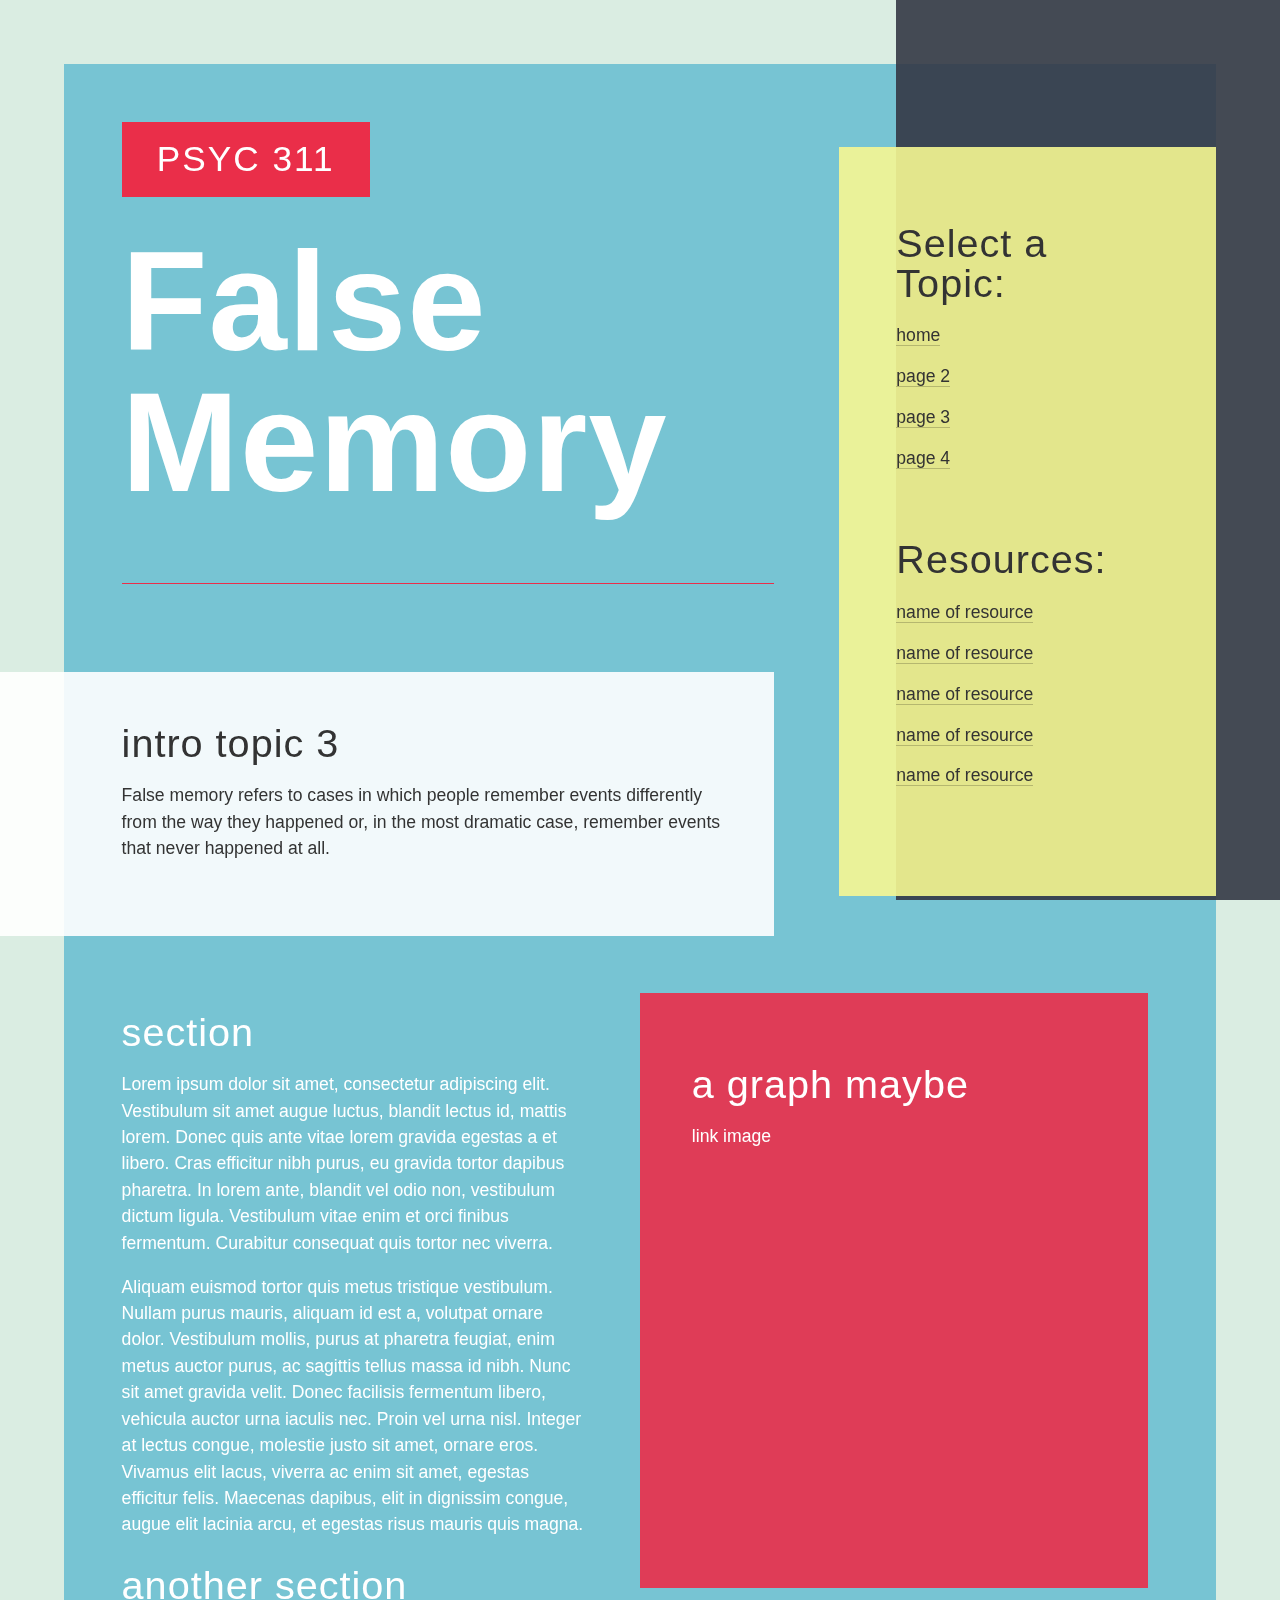
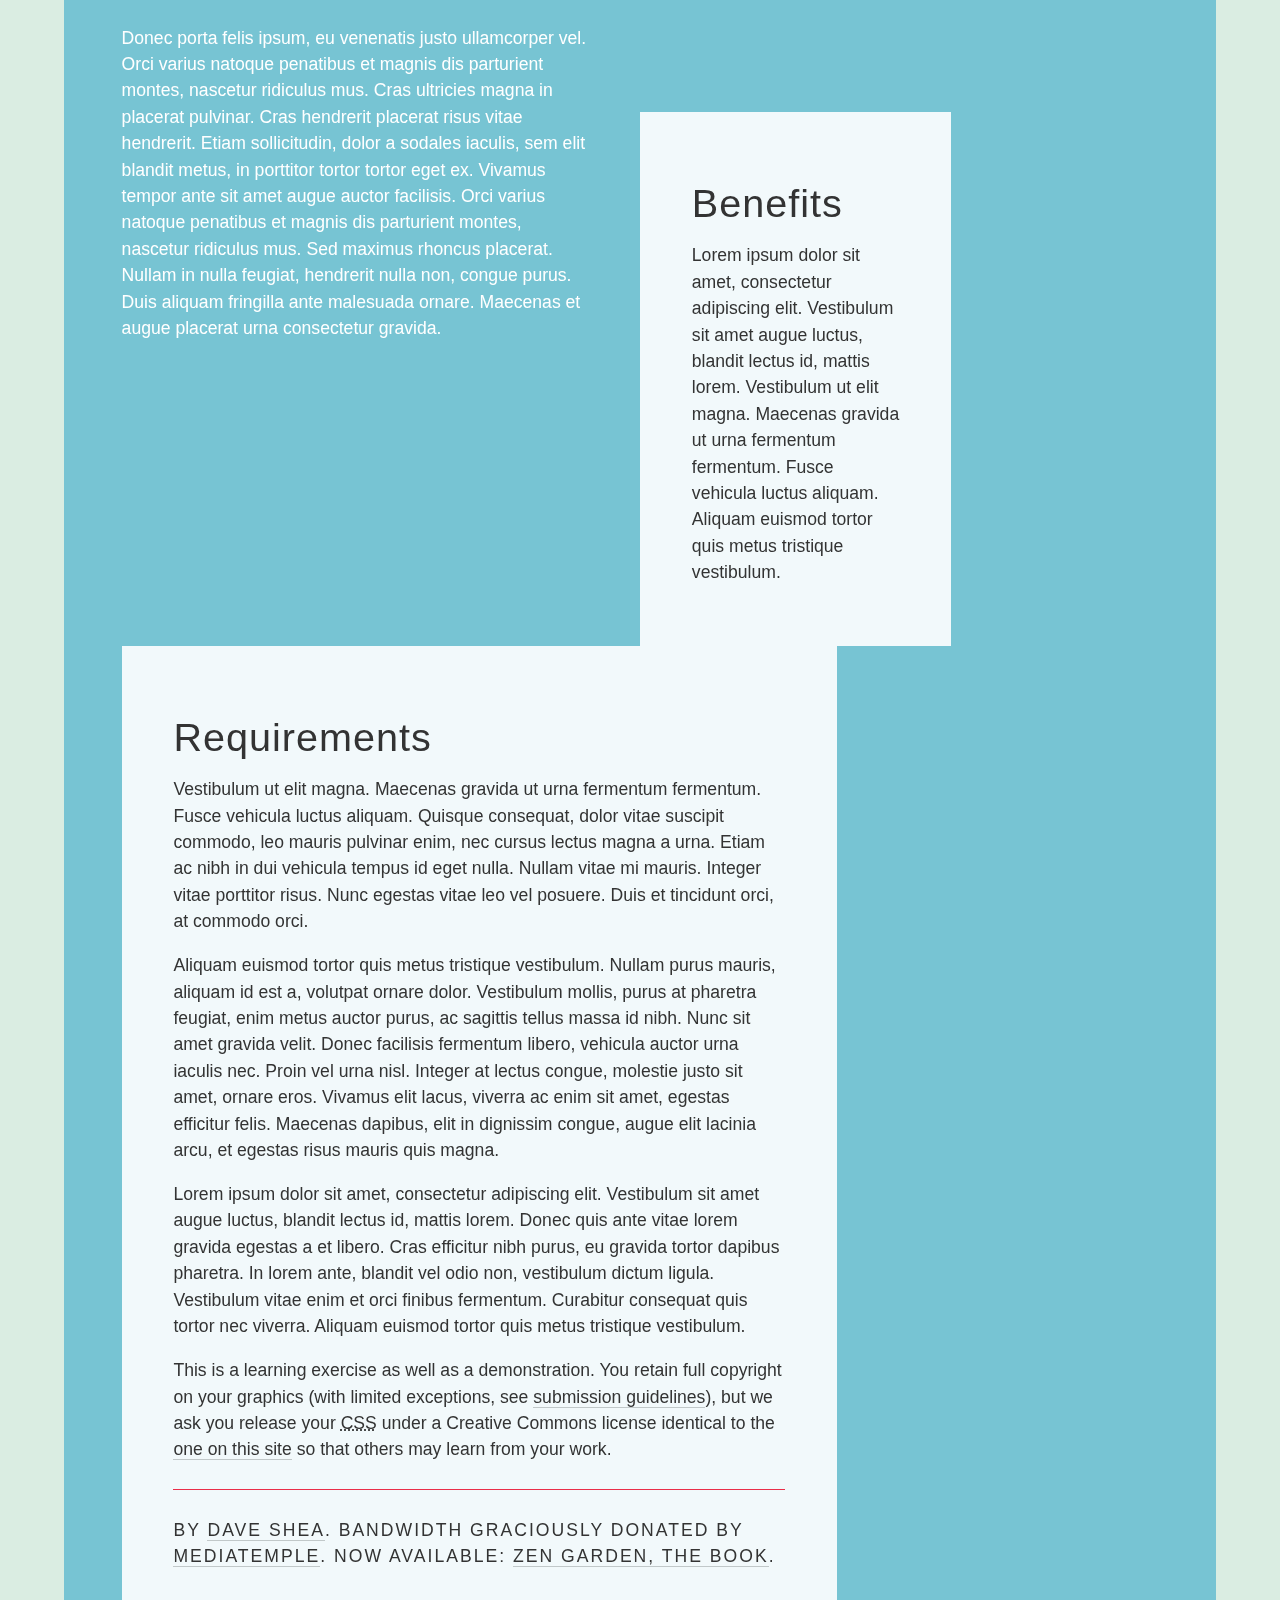
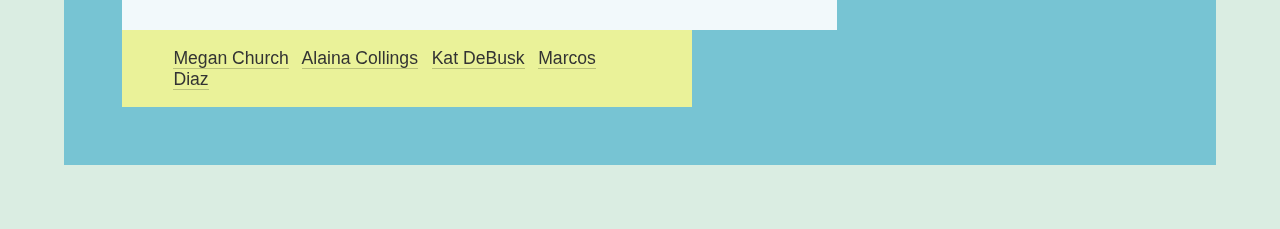
<file: PSYC311_website/FM_page3.html>
<!DOCTYPE html>
<html lang="en">
<head>
	<meta charset="utf-8">
	<title>CSS Zen Garden: The Beauty of CSS Design</title>

	<link rel="stylesheet" media="screen" href="sample1.css">
	<link rel="alternate" type="application/rss+xml" title="RSS" href="http://www.csszengarden.com/zengarden.xml">

	<meta name="viewport" content="width=device-width, initial-scale=1.0">
	<meta name="author" content="Dave Shea">
	<meta name="description" content="A demonstration of what can be accomplished visually through CSS-based design.">
	<meta name="robots" content="all">


</head>

<body id="css-zen-garden">
    <div class="page-wrapper">
    
        <section class="intro" id="zen-intro">
            <header role="banner">
                <h1>psyc 311</h1>
                <h2>False <br>Memory</h2>
            </header>
    
            <div class="summary" id="zen-summary" role="article">
                <p> </p>
            </div>
            <div class="preamble" id="zen-preamble" role="article">
                <h3>intro topic 3</h3>
                <p>False memory refers to cases in which people remember events differently from the way they happened or, 
                    in the most dramatic case, remember events that never happened at all.
                </p>
            </div>
        </section>
    
        <div class="main supporting" id="zen-supporting" role="main">
            <div class="explanation" id="zen-explanation" role="article">
                <h3>section</h3>
                <p> Lorem ipsum dolor sit amet, consectetur adipiscing elit. Vestibulum sit amet augue luctus, blandit lectus id, mattis lorem. 
                    Donec quis ante vitae lorem gravida egestas a et libero. Cras efficitur nibh purus, eu gravida tortor dapibus pharetra. 
                    In lorem ante, blandit vel odio non, vestibulum dictum ligula. Vestibulum vitae enim et orci finibus fermentum. Curabitur 
                    consequat quis tortor nec viverra. </p>
                <p>Aliquam euismod tortor quis metus tristique vestibulum. Nullam purus mauris, aliquam id 
                    est a, volutpat ornare dolor. Vestibulum mollis, purus at pharetra feugiat, enim metus auctor purus, ac sagittis tellus 
                    massa id nibh. Nunc sit amet gravida velit. Donec facilisis fermentum libero, vehicula auctor urna iaculis nec. Proin vel 
                    urna nisl. Integer at lectus congue, molestie justo sit amet, ornare eros. Vivamus elit lacus, viverra ac enim sit amet, 
                    egestas efficitur felis. Maecenas dapibus, elit in dignissim congue, augue elit lacinia arcu, et egestas risus mauris quis 
                    magna.</p>
                <h3>another section</h3>
                <p>Donec porta felis ipsum, eu venenatis justo ullamcorper vel. Orci varius natoque penatibus et magnis dis parturient montes, 
                    nascetur ridiculus mus. Cras ultricies magna in placerat pulvinar. Cras hendrerit placerat risus vitae hendrerit. 
                    Etiam sollicitudin, dolor a sodales iaculis, sem elit blandit metus, in porttitor tortor tortor eget ex. Vivamus tempor 
                    ante sit amet augue auctor facilisis. Orci varius natoque penatibus et magnis dis parturient montes, nascetur ridiculus 
                    mus. Sed maximus rhoncus placerat. Nullam in nulla feugiat, hendrerit nulla non, congue purus. Duis aliquam fringilla 
                    ante malesuada ornare. Maecenas et augue placerat urna consectetur gravida.</p>
                    <br>
                    <br>
                    <br>
                    <br>
                    <br>
                    <br>
                    <br>
                    <br>
            </div>
    
            <div class="participation" id="zen-participation" role="article">
                <h3>a graph maybe</h3>
                <p>  link image </p>
                <br>
                <br>
                <br>
                <br>
                <br>
                <br>
                <br>
                <br>
                <br>
                <br>
                <br>
                <br>
                <br>
                <br>
                <br>
                <br>
                <br>
                <br>
    
    
                </div>
    
            <div class="benefits" id="zen-benefits" role="article">
                <h3>Benefits</h3>
                <p>Lorem ipsum dolor sit amet, consectetur adipiscing elit. Vestibulum sit amet augue luctus, blandit lectus id, mattis lorem.
                    Vestibulum ut elit magna. Maecenas gravida ut urna fermentum fermentum. Fusce vehicula luctus aliquam. Aliquam euismod tortor quis metus tristique vestibulum.</p>                
            </div>
    
            <div class="requirements" id="zen-requirements" role="article">
                <h3>Requirements</h3>
                <p>Vestibulum ut elit magna. Maecenas gravida ut urna fermentum fermentum. Fusce vehicula luctus aliquam. 
                    Quisque consequat, dolor vitae suscipit commodo, leo mauris pulvinar enim, nec cursus lectus magna a urna. 
                    Etiam ac nibh in dui vehicula tempus id eget nulla. Nullam vitae mi mauris. Integer vitae porttitor risus. Nunc 
                    egestas vitae leo vel posuere. Duis et tincidunt orci, at commodo orci.</p>
                <p>Aliquam euismod tortor quis metus tristique vestibulum. Nullam purus mauris, aliquam id 
                        est a, volutpat ornare dolor. Vestibulum mollis, purus at pharetra feugiat, enim metus auctor purus, ac sagittis tellus 
                        massa id nibh. Nunc sit amet gravida velit. Donec facilisis fermentum libero, vehicula auctor urna iaculis nec. Proin vel 
                        urna nisl. Integer at lectus congue, molestie justo sit amet, ornare eros. Vivamus elit lacus, viverra ac enim sit amet, 
                        egestas efficitur felis. Maecenas dapibus, elit in dignissim congue, augue elit lacinia arcu, et egestas risus mauris quis 
                        magna.</p>			
                <p>Lorem ipsum dolor sit amet, consectetur adipiscing elit. Vestibulum sit amet augue luctus, blandit lectus id, mattis lorem. 
                    Donec quis ante vitae lorem gravida egestas a et libero. Cras efficitur nibh purus, eu gravida tortor dapibus pharetra. 
                    In lorem ante, blandit vel odio non, vestibulum dictum ligula. Vestibulum vitae enim et orci finibus fermentum. Curabitur 
                    consequat quis tortor nec viverra. Aliquam euismod tortor quis metus tristique vestibulum.</p>
                <p>This is a learning exercise as well as a demonstration. You retain full copyright on your graphics (with limited exceptions, see <a href="http://www.mezzoblue.com/zengarden/submit/guidelines/">submission guidelines</a>), but we ask you release your <abbr title="Cascading Style Sheets">CSS</abbr> under a Creative Commons license identical to the <a href="http://creativecommons.org/licenses/by-nc-sa/3.0/" title="View the Zen Garden's license information.">one on this site</a> so that others may learn from your work.</p>
                <p role="contentinfo">By <a href="http://www.mezzoblue.com/">Dave Shea</a>. Bandwidth graciously donated by <a href="http://www.mediatemple.net/">mediatemple</a>. Now available: <a href="http://www.amazon.com/exec/obidos/ASIN/0321303474/mezzoblue-20/">Zen Garden, the book</a>.</p>
            </div>
    
            <footer>
                <a href="FM_Home.html" title="Megan's part" class="zen-validate-html">Megan Church</a>
                <a href="FM_page2.html" title="Alaina'a part" class="zen-validate-css">Alaina Collings</a>
                <a href="FM_page3.html" title="Kat's part" class="zen-license">Kat DeBusk</a>
                <a href="FM_page4.html" title="Marcos' part" class="zen-accessibility">Marcos Diaz</a>
            </footer>
    
        </div>
    
    
        <aside class="sidebar" role="complementary">
            <div class="wrapper">
    
                <div class="design-selection" id="design-selection">
                    <h3 class="select">Select a Topic:</h3>
                    <nav role="navigation">
                        <ul>
                            <li>
                                <a href="FM_Home.html" class="design-name">home</a></li>	
                            <li>
                                <a href="FM_page2.html" class="design-name">page 2</a></li>					
                            <li>
                                <a href="FM_page3.html" class="design-name">page 3</a></li>					
                            <li>                                
                                <a href="FM_page4.html" class="design-name">page 4</a></li>								
                        </ul>
                    </nav>
                </div>
    
                <div class="zen-resources" id="zen-resources">
                    <h3 class="resources">Resources:</h3>
                    <ul>
                        <li class="view-css">
                            <a href="style.css" title="text when you hover over link."> name of resource</a>
                        </li>
                        <li class="css-resources">
                            <a href="style.css" title="text when you hover over link."> name of resource</a>
                        </li>
                        <li class="zen-faq">
                            <a href="style.css" title="text when you hover over link."> name of resource</a>
                        </li>
                        <li class="zen-submit">
                            <a href="style.css" title="text when you hover over link."> name of resource</a>
                        </li>
                        <li class="zen-translations">
                            <a href="style.css" title="text when you hover over link."> name of resource</a>
                        </li>
                    </ul>
                </div>
            </div>
        </aside>
    
    
    </div>
    
    <!--
    
        These superfluous divs/spans were originally provided as catch-alls to add extra imagery.
        These days we have full ::before and ::after support, favour using those instead.
        These only remain for historical design compatibility. They might go away one day.
            
    -->
    <div class="extra1" role="presentation"></div><div class="extra2" role="presentation"></div><div class="extra3" role="presentation"></div>
    <div class="extra4" role="presentation"></div><div class="extra5" role="presentation"></div><div class="extra6" role="presentation"></div>
    
    </body>
    </html>
</file>
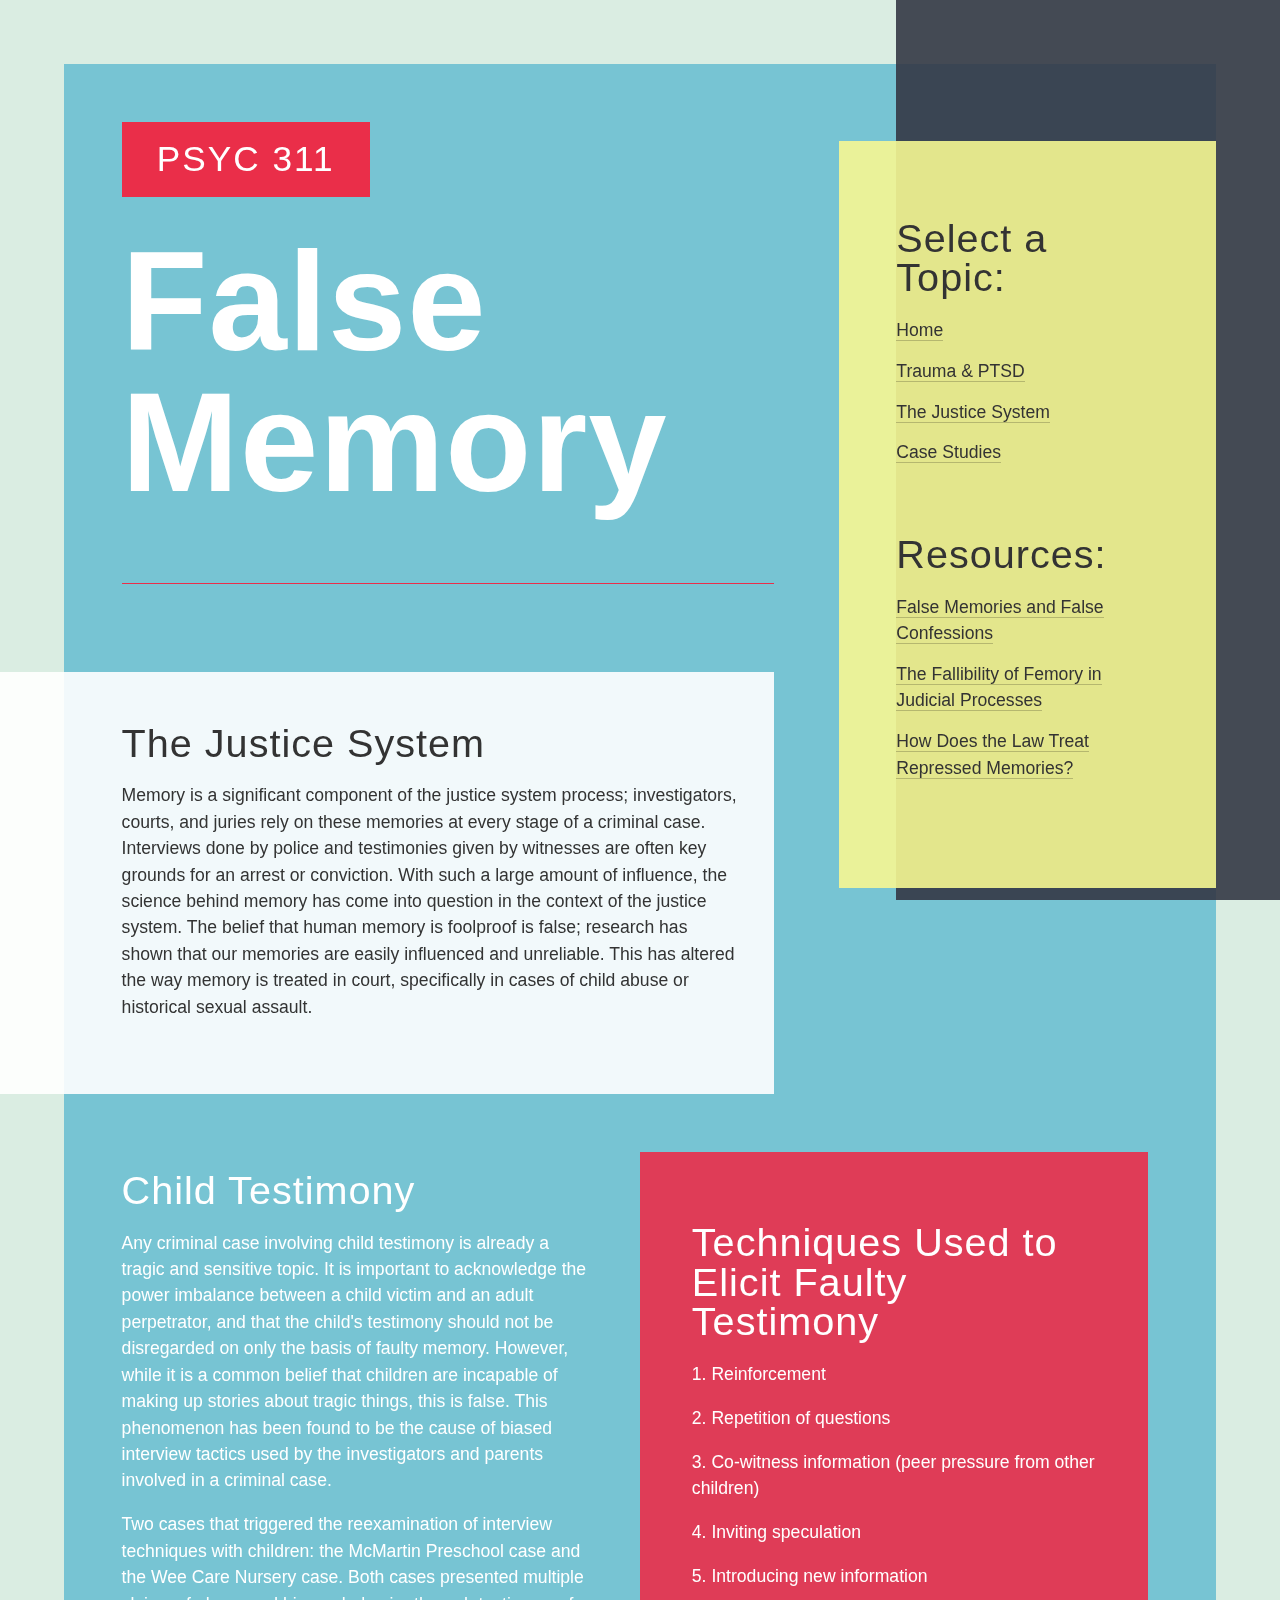
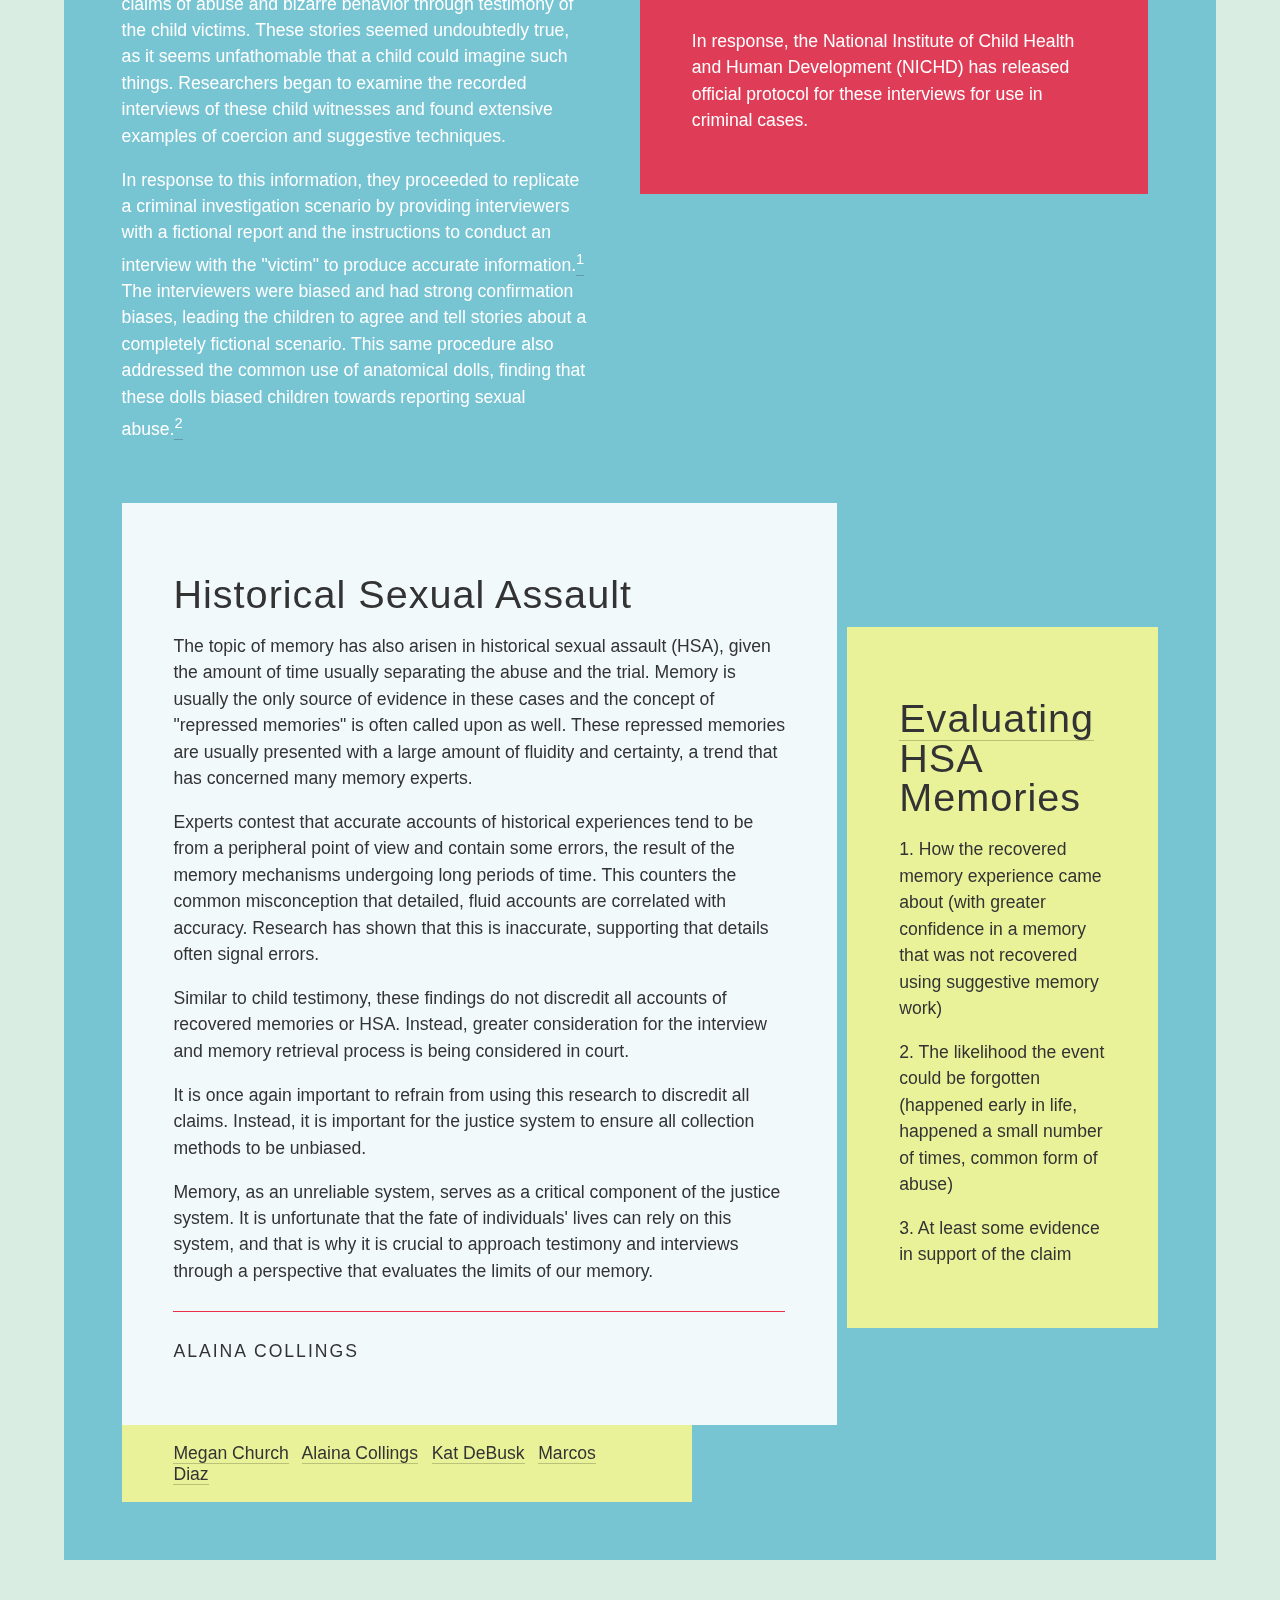
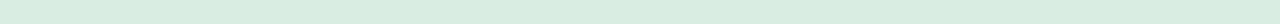
<file: PSYC311_website/FM_page4.html>
<!DOCTYPE html>
<html lang="en">
<head>
	<meta charset="utf-8">
	<title>CSS Zen Garden: The Beauty of CSS Design</title>

	<link rel="stylesheet" media="screen" href="sample1.css">
	<link rel="alternate" type="application/rss+xml" title="RSS" href="http://www.csszengarden.com/zengarden.xml">

	<meta name="viewport" content="width=device-width, initial-scale=1.0">
	<meta name="author" content="Dave Shea">
	<meta name="description" content="A demonstration of what can be accomplished visually through CSS-based design.">
	<meta name="robots" content="all">


</head>

<body id="css-zen-garden">
    <div class="page-wrapper">
    
        <section class="intro" id="zen-intro">
            <header role="banner">
                <h1>psyc 311</h1>
                <h2>False <br>Memory</h2>
            </header>
    
            <div class="summary" id="zen-summary" role="article">
                <p> </p>
            </div>
            <div class="preamble" id="zen-preamble" role="article">
                <h3>The Justice System</h3>
                <p>Memory is a significant component of the justice system process; investigators, courts, and juries rely on 
                    these memories at every stage of a criminal case. Interviews done by police and testimonies given by witnesses 
                    are often key grounds for an arrest or conviction. With such a large amount of influence, the science behind 
                    memory has come into question in the context of the justice system. The belief that human memory is foolproof 
                    is false; research has shown that our memories are easily influenced and unreliable. This has altered the way 
                    memory is treated in court, specifically in cases of child abuse or historical sexual assault.

                </p>
            </div>
        </section>
    
        <div class="main supporting" id="zen-supporting" role="main">
            <div class="explanation" id="zen-explanation" role="article">
                <h3>Child Testimony</h3>
                <p>Any criminal case involving child testimony is already a tragic and sensitive topic. It is important to 
                    acknowledge the power imbalance between a child victim and an adult perpetrator, and that the child&apos;s testimony should 
                    not be disregarded on only the basis of faulty memory. However, while it is a common belief that children 
                    are incapable of making up stories about tragic things, this is false. This phenomenon has been found to 
                    be the cause of biased interview tactics used by the investigators and parents involved in a criminal case.</p>
                <p>Two cases that triggered the reexamination of interview techniques with children: the McMartin Preschool case 
                    and the Wee Care Nursery case. Both cases presented multiple claims of abuse and bizarre behavior through 
                    testimony of the child victims. These stories seemed undoubtedly true, as it seems unfathomable that a  child 
                    could imagine such things. Researchers began to examine the recorded interviews of these child witnesses and 
                    found extensive examples of coercion and suggestive techniques.</p>
                <p>In response to this information, they proceeded to replicate a criminal investigation scenario by providing 
                    interviewers with a fictional report and the instructions to conduct an interview with the &quot;victim&quot; 
                    to produce accurate information.<a href="https://eprints.lancs.ac.uk/id/eprint/129809/1/2018iordanoupdf.pdf" 
                    title="White, T. L., Leichtman, M. D., & Ceci, S. J. (1997). The good, the bad, and the ugly: Accuracy, 
                    inaccuracy, and elaboration in preschoolers&apos; reports about a past event. Applied Cognitive Psychology, 11, 
                    S37&#8211; S54. doi:10.1002/(SICI)1099-0720(199712)11:73.0.CO;2-4"><sup>1</sup></a> The interviewers were biased 
                    and had strong confirmation biases, leading the children to agree and tell stories about a completely fictional 
                    scenario. This same procedure also addressed the common use of anatomical dolls, finding that these dolls 
                    biased children towards reporting sexual abuse.<a href="https://www.tandfonline.com/doi/pdf/10.1080/09658211.2015.1010709" 
                    title="Ceci, S. J., & Bruck, M. (1993). The suggestibility of the child witness: A historical review and synthesis. 
                    Psychological Bulletin, 113, 403&#8211;439. doi:10.1037/00 33-2909.113.3.403"><sup>2</sup></a></p>
            </div>
    
            <div class="participation" id="zen-participation" role="article">
                <h3>Techniques Used to Elicit Faulty Testimony</h3>
                <p>1. Reinforcement</p>
                <p>2. Repetition of questions</p>
                <p>3. Co-witness information (peer pressure from other children)</p> 
                <p>4. Inviting speculation</p>
                <p>5. Introducing new information</p>
                <br>
                <p>In response, the National Institute of Child Health and Human Development (NICHD) has released official protocol for 
                    these interviews for use in criminal cases. 
                </p>
            </div>
    
    
            <div class="requirements" id="zen-requirements" role="article">
                <h3>Historical Sexual Assault</h3>
                <p>The topic of memory has also arisen in historical sexual assault (HSA), given the amount of time usually 
                    separating the abuse and the trial. Memory is usually the only source of evidence in these cases and the concept of 
                    &quot;repressed memories&quot; is often called upon as well. These repressed memories are usually presented with a large amount 
                    of fluidity and certainty, a trend that has concerned many memory experts.</p>			
                <p>Experts contest that accurate accounts of historical experiences tend to be from a peripheral point of view and contain 
                    some errors, the result of the memory mechanisms undergoing long periods of time. This counters the common misconception 
                    that detailed, fluid accounts are correlated with accuracy. Research has shown that this is inaccurate, supporting that 
                    details often signal errors.</p>
                <p>Similar to child testimony, these findings do not discredit all accounts of recovered memories or HSA. Instead, greater 
                    consideration for the interview and memory retrieval process is being considered in court.</p>
                <p>It is once again important to refrain from using this research to discredit all claims. Instead, it is important for the 
                    justice system to ensure all collection methods to be unbiased.</p>
                <p>Memory, as an unreliable system, serves as a critical component of the justice system. It is unfortunate that the fate 
                    of individuals&apos; lives can rely on this system, and that is why it is crucial to approach testimony and interviews 
                    through a perspective that evaluates the limits of our memory.</p>
                <p>Alaina Collings</p>
            </div>

            <div class="benefits2" id="zen-benefits" role="article">
                <h3><a href="https://www.ojp.gov/ncjrs/virtual-library/abstracts/depolarizing-views-recovered-memory-experiences-truth-memory-p-481" title="Lindsay, S. (1999). Depolarizing views on recovered memory experiences. In S. J. Lynn & K. M. McConkey (Eds.), Truth in memory (pp. 481&#8211;495). New York, NY: The Guildford Press.">Evaluating </a>HSA Memories</h3>
                <p>1. How the recovered memory experience came about (with greater confidence in a memory that was not recovered using 
                    suggestive memory work)</p>
                <p>2. The likelihood the event could be forgotten (happened early in life, happened a small number of times, common form of 
                    abuse)</p>
                <p>3. At least some evidence in support of the claim</p>    
            </div>
    
            <footer>
                <a href="index.html" title="Megan's part" class="zen-validate-html">Megan Church</a>
                <a href="FM_page4.html" title="Alaina'a part" class="zen-validate-css">Alaina Collings</a>
                <a href="index.html" title="Kat's part" class="zen-license">Kat DeBusk</a>
                <a href="FM_page2.html" title="Marcos' part" class="zen-accessibility">Marcos Diaz</a>
            </footer>
    
        </div>
    
    
        <aside class="sidebar" role="complementary">
            <div class="wrapper">
    
                <div class="design-selection" id="design-selection">
                    <h3 class="select">Select a Topic:</h3>
                    <nav role="navigation">
                        <ul>
                            <li>
                                <a href="index.html" class="design-name">Home</a></li>	
                            <li>
                                <a href="FM_page2.html" class="design-name">Trauma & PTSD</a></li>					
                            <li>                                                  
                                <a href="FM_page4.html" class="design-name">The Justice System</a></li>	
                            <li>                                
                                <a href="FM_CaseStudies.html" class="design-name">Case Studies</a></li>							
                        </ul>
                    </nav>
                </div>
    
                <div class="zen-resources" id="zen-resources">
                    <h3 class="resources">Resources:</h3>
                    <ul>
                        <li class="view-css">
                            <a href="https://www.wired.co.uk/article/false-memory-syndrome-false-confessions-memories" 
                            title="Bryce, E. (2017, July 22). False memories and false confessions: The psychology of imagined 
                            crimes. WIRED UK.">False Memories and False Confessions</a>
                        </li>
                        <li class="css-resources">
                            <a href="https://www.tandfonline.com/doi/full/10.1080/09658211.2015.1010709" 
                            title="Howe, M. L., & Knott, L. M. (2015). The fallibility of memory in judicial processes: 
                            lessons from the past and their modern consequences.">The Fallibility of Femory in Judicial Processes</a>
                        </li>
                        <li class="zen-faq">
                            <a href="https://www.psychologytoday.com/us/blog/so-sue-me/201602/how-does-the-law-treat-repressed-memories" 
                            title="Johnson, R. L. (2016, February 9). How does the law treat repressed memories? Psychology Today.">How Does the Law Treat Repressed Memories?</a>
                        </li>
                    </ul>
                </div>
            </div>
        </aside>
    
    
    </div>
    
    <!--
    
        These superfluous divs/spans were originally provided as catch-alls to add extra imagery.
        These days we have full ::before and ::after support, favour using those instead.
        These only remain for historical design compatibility. They might go away one day.
            
    -->
    <div class="extra1" role="presentation"></div><div class="extra2" role="presentation"></div><div class="extra3" role="presentation"></div>
    <div class="extra4" role="presentation"></div><div class="extra5" role="presentation"></div><div class="extra6" role="presentation"></div>
    
    </body>
    </html>
</file>
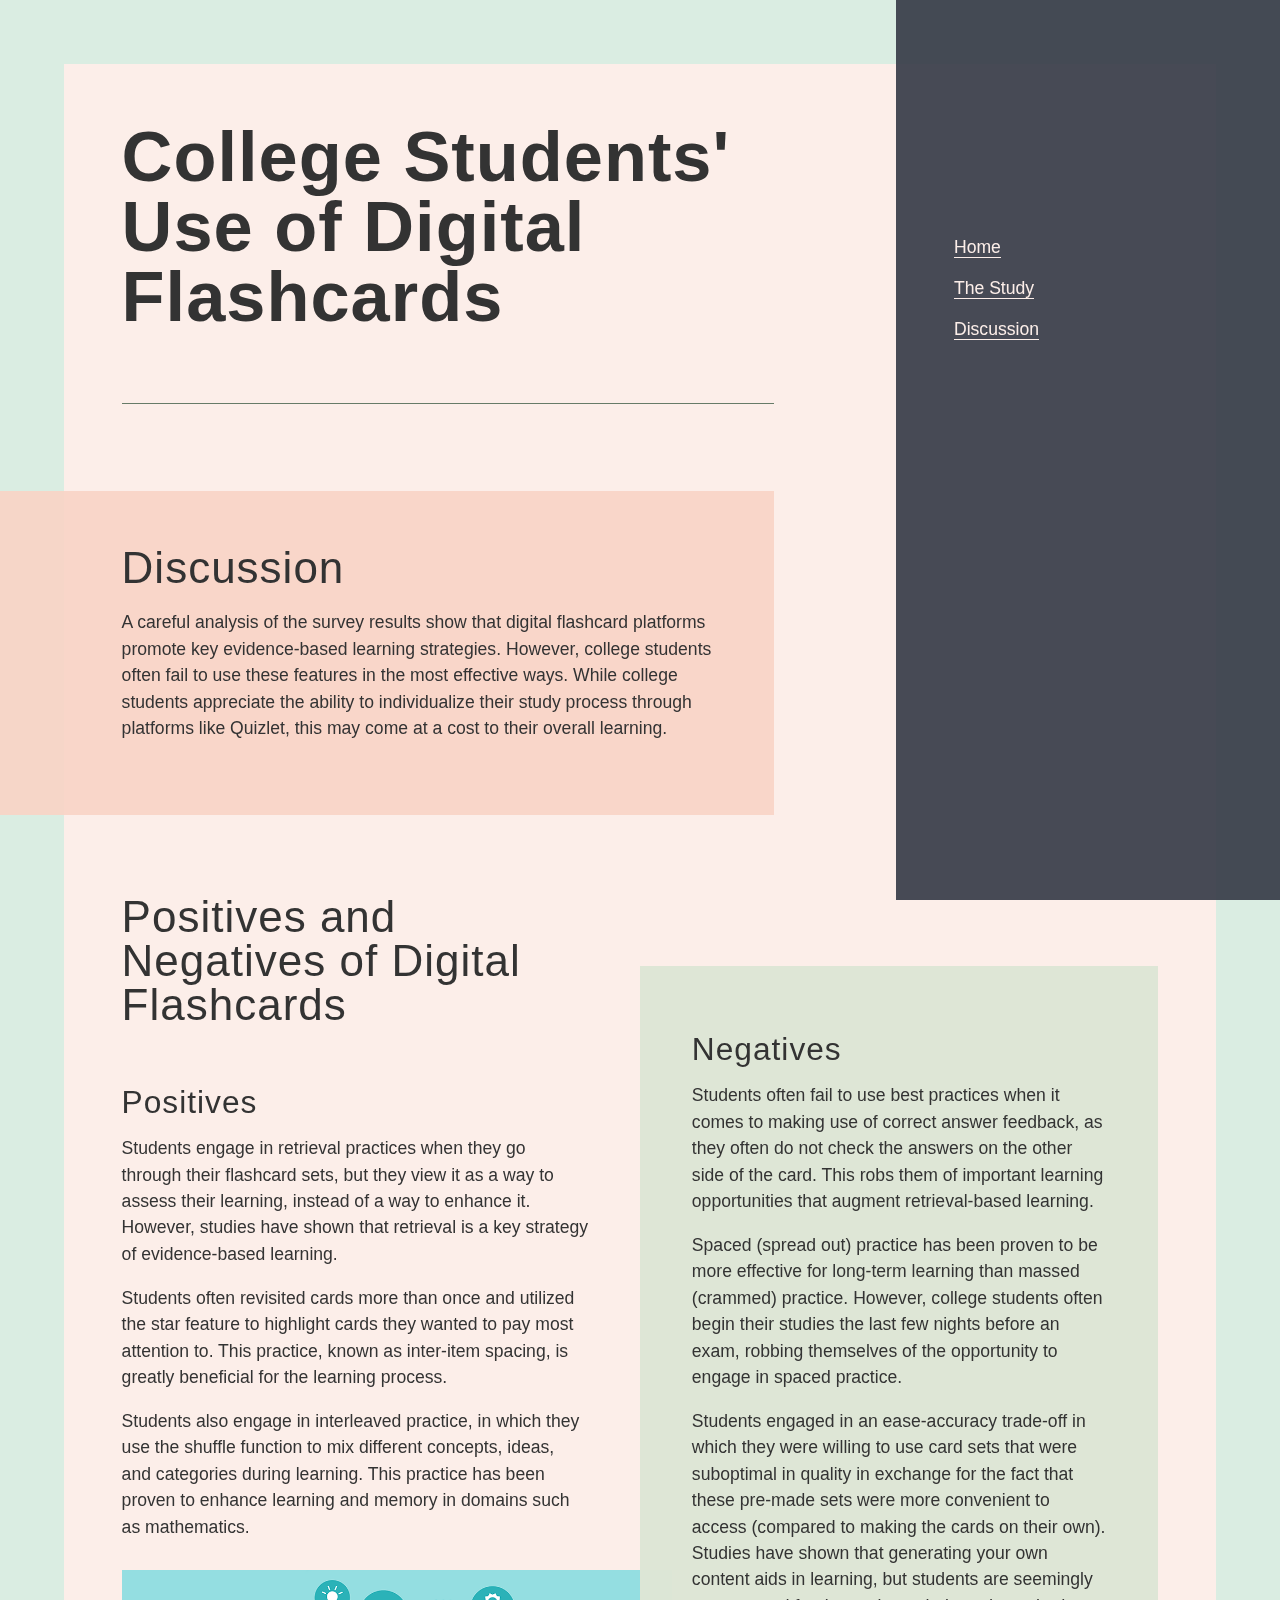
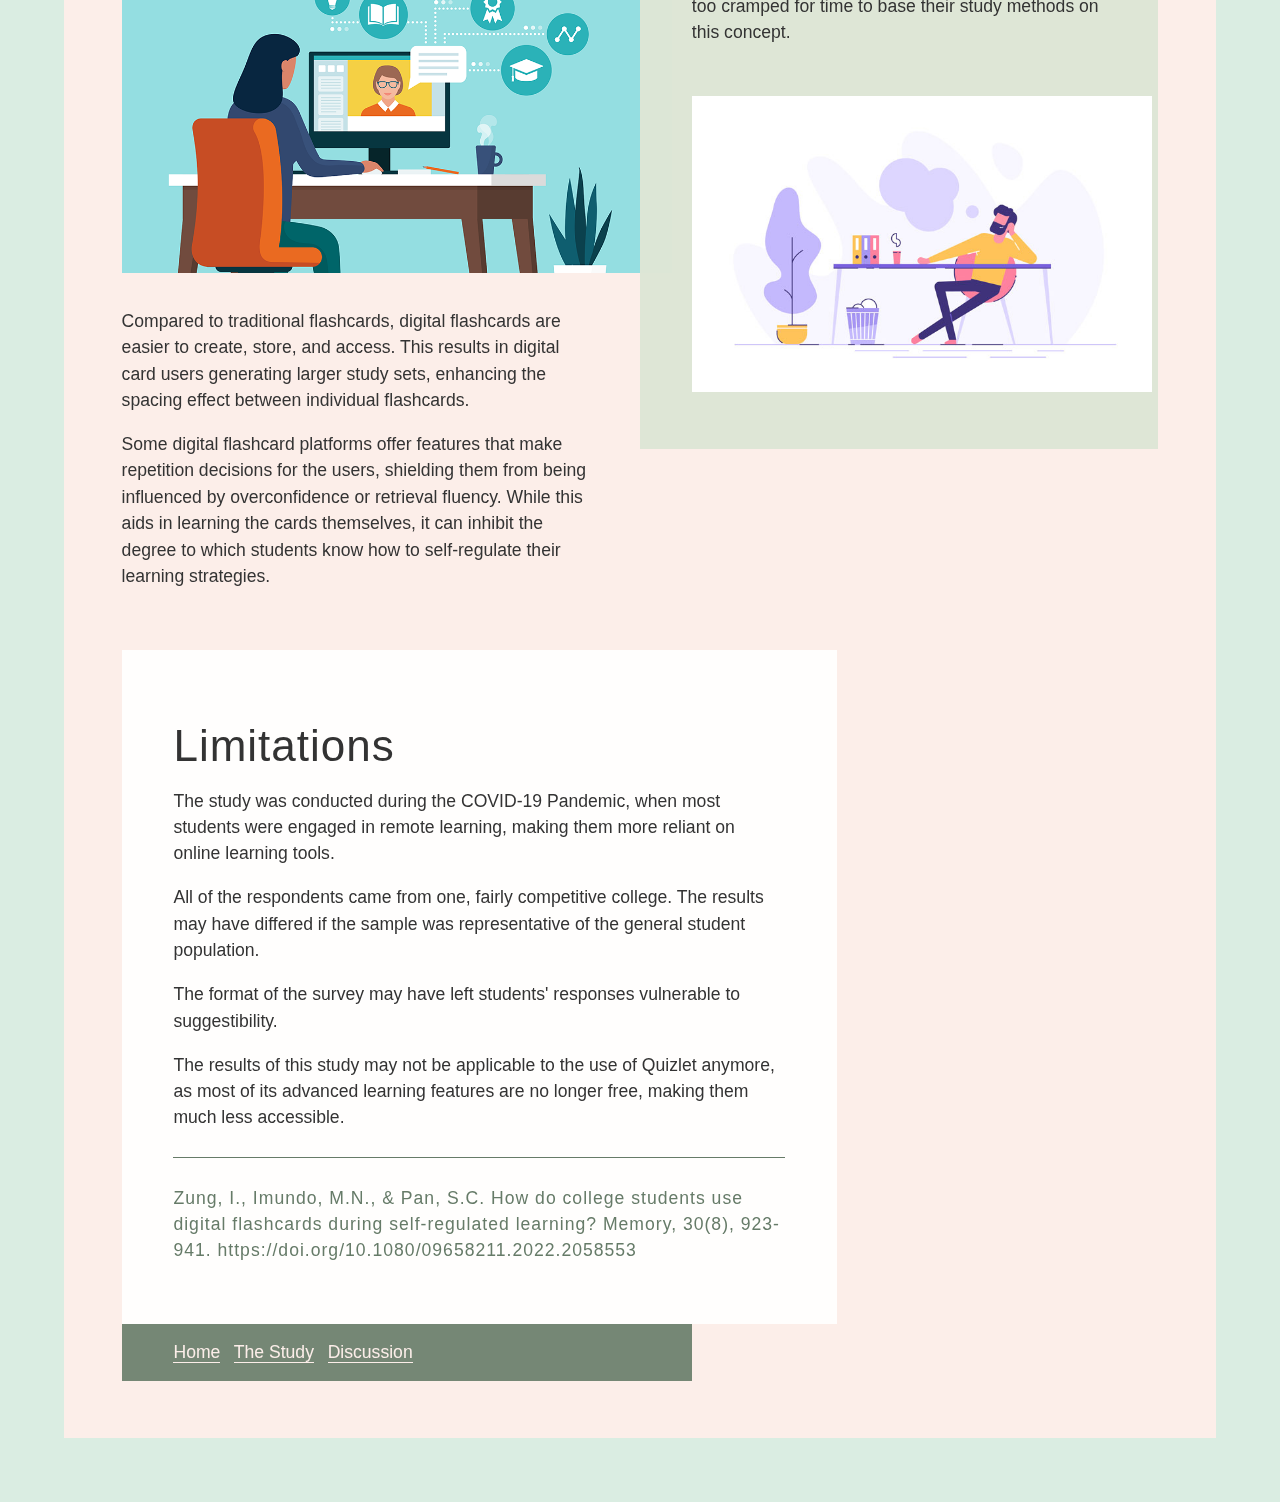
<file: PSYC411_website/411Discussion.html>
<!DOCTYPE html>
<html lang="en">
<head>
	<meta charset="utf-8">
	<title>PSYC 411: Flashcards</title>

	<link rel="stylesheet" media="screen" href="sample1.css">
	<link rel="alternate" type="application/rss+xml" title="RSS" href="http://www.csszengarden.com/zengarden.xml">

	<meta name="viewport" content="width=device-width, initial-scale=1.0">
	<meta name="author" content="Dave Shea">
	<meta name="description" content="PSYC 311, Cognitive Psychology Conundrum Website">
	<meta name="robots" content="all">


	<!--[if lt IE 9]>
	<script src="script/html5shiv.js"></script>
	<![endif]-->
</head>

<!--



	View source is a feature, not a bug. Thanks for your curiosity and
	interest in participating!

	Here are the submission guidelines for the new and improved csszengarden.com:

	- CSS3? Of course! Prefix for ALL browsers where necessary.
	- go responsive; test your layout at multiple screen sizes.
	- your browser testing baseline: IE9+, recent Chrome/Firefox/Safari, and iOS/Android
	- Graceful degradation is acceptable, and in fact highly encouraged.
	- use classes for styling. Don't use ids.
	- web fonts are cool, just make sure you have a license to share the files. Hosted 
	  services that are applied via the CSS file (ie. Google Fonts) will work fine, but
	  most that require custom HTML won't. TypeKit is supported, see the readme on this
	  page for usage instructions: https://github.com/mezzoblue/csszengarden.com/

	And a few tips on building your CSS file:

	- use :first-child, :last-child and :nth-child to get at non-classed elements
	- use ::before and ::after to create pseudo-elements for extra styling
	- use multiple background images to apply as many as you need to any element
	- use the Kellum Method for image replacement, if still needed. http://goo.gl/GXxdI
	- don't rely on the extra divs at the bottom. Use ::before and ::after instead.

		
-->

<body id="css-zen-garden">
<div class="page-wrapper">

	<section class="intro" id="zen-intro">
		<header role="banner">
			<h2>College Students&#39 Use  of Digital Flashcards</h2>
		</header>

		<div class="summary" id="zen-summary" role="article">
			<p>  </p>
		</div>

		<div class="preamble" id="zen-preamble" role="article">
			<h3>Discussion</h3>
			<p>A careful analysis of the survey results show that digital flashcard platforms promote key evidence-based learning 
				strategies. However, college students often fail to use these features in the most effective ways. While college 
				students appreciate the ability to individualize their study process through platforms like Quizlet, this may come 
				at a cost to their overall learning.</p>
		</div>
	</section>

	<div class="main supporting" id="zen-supporting" role="main">
		<div class="explanation" id="zen-explanation" role="article">
			<h3>Positives and Negatives of Digital Flashcards<h3>

			

			<h5>Positives</h5>
			<p>Students engage in retrieval practices when they go through their flashcard sets, but they view it as a way to assess their learning, instead of a 
				way to enhance it. However, studies have shown that retrieval is a key strategy of evidence-based learning.</p>
			
			<p>Students often revisited cards more than once and utilized the star feature to
				highlight cards they wanted to pay most attention to. This practice, known as  inter-item spacing, is greatly beneficial for the learning process.</p>
		
			<p>Students also engage in interleaved practice, in which they use the shuffle function to mix different concepts, ideas, and categories during learning.
				 This practice has been proven to enhance learning and memory in domains such as mathematics.</p>
				<br>
			 <img src = "Images/pic4.png" width = "550 px" alt="P3"
			 style = "margin-left:auto; margin-right:auto;">
				<br>
				<br>
			 <p>Compared to traditional flashcards, digital flashcards are easier to create, store, and access. This results in digital card users generating larger study sets, 
				enhancing the spacing effect between individual flashcards.</p>
			
			<p>Some digital flashcard platforms offer features that make repetition decisions for the users, shielding them from being influenced by 
				overconfidence or retrieval fluency. While this aids in learning the cards themselves, it can inhibit 
				the degree to which students know how to self-regulate their learning strategies.</p>
		</div>

		<div class="benefits4" id="zen-benefits" role="article">
			<h5>Negatives</h5>
			<p>Students often fail to use best practices when it comes to making use of correct answer feedback, as they often do not check the answers on the 
				other side of the card. This robs them of important learning opportunities that augment retrieval-based learning.</p> 

			<p>Spaced (spread out) practice has been proven to be more effective for long-term learning than massed (crammed) practice. However, college students 
				often begin their studies the last few nights before an exam, robbing themselves of the opportunity 
				to engage in spaced practice.</p>

			<p>Students engaged in an ease-accuracy trade-off in which they were willing to use card sets that were suboptimal in quality in exchange for the fact 
				that these pre-made sets were more convenient to access (compared to making the cards on their own). Studies have shown that generating your own 
				content aids in learning, but students are seemingly too cramped for time to base their study methods on this concept.</p>

				<br>
				<br>
			<img src = "Images/pic5.jpeg" width = "460 px" alt="P3"
			 style = "margin-left:auto; margin-right:auto;">
		</div>


		<div class="requirements" id="zen-requirements" role="article">
			<h3>Limitations</h3>
			<p>The study was conducted during the COVID-19 Pandemic, when most students were engaged in remote 
				learning, making them more reliant on online learning tools. </p>
			<p>All of the respondents came from one, fairly competitive college. The results may have differed if 
				the sample was representative of the general student population.</p>
			<p>The format of the survey may have left students&#39 responses vulnerable to suggestibility. </p>
			<p>The results of this study may not be applicable to the use of Quizlet anymore, as most of its advanced 
				learning features are no longer free, making them much less accessible.</p>
			
			<p>Zung, I., Imundo, M.N., & Pan, S.C. How do college students use digital flashcards during 
				self-regulated learning? Memory, 30(8), 923-941.  https://doi.org/10.1080/09658211.2022.2058553</p>
		</div>

		<footer>
			<a href="index.html" title="Home Page" class="zen-validate-html">Home</a>
			<a href="411Study.html" title="Study Page" class="zen-validate-css">The Study</a>
			<a href="411Discussion.html" title="Discussion Page" class="zen-license">Discussion</a>
		</footer>

	</div>


	<aside class="sidebar" role="complementary">
		<div class="wrapper">
			<div class="zen-resources" id="zen-resources">
				<h4 class="resources"></h4>
				<ul>
					<li class="view-css">
						<a href="index.html"
						title="Home Page"> Home</a>
					</li>
					<li class="css-resources">
						<a href="411Study.html" 
						title="Study Page">The Study</a>
					</li>
					<li class="zen-translations">
						<a href="411Discussion.html" title="Discussion Page">Discussion</a>
					</li>
				</ul>
			</div>
		</div>
	</aside>


</div>

<!--

	These superfluous divs/spans were originally provided as catch-alls to add extra imagery.
	These days we have full ::before and ::after support, favour using those instead.
	These only remain for historical design compatibility. They might go away one day.
		
-->
<div class="extra1" role="presentation"></div><div class="extra2" role="presentation"></div><div class="extra3" role="presentation"></div>
<div class="extra4" role="presentation"></div><div class="extra5" role="presentation"></div><div class="extra6" role="presentation"></div>

</body>
</html>
</file>
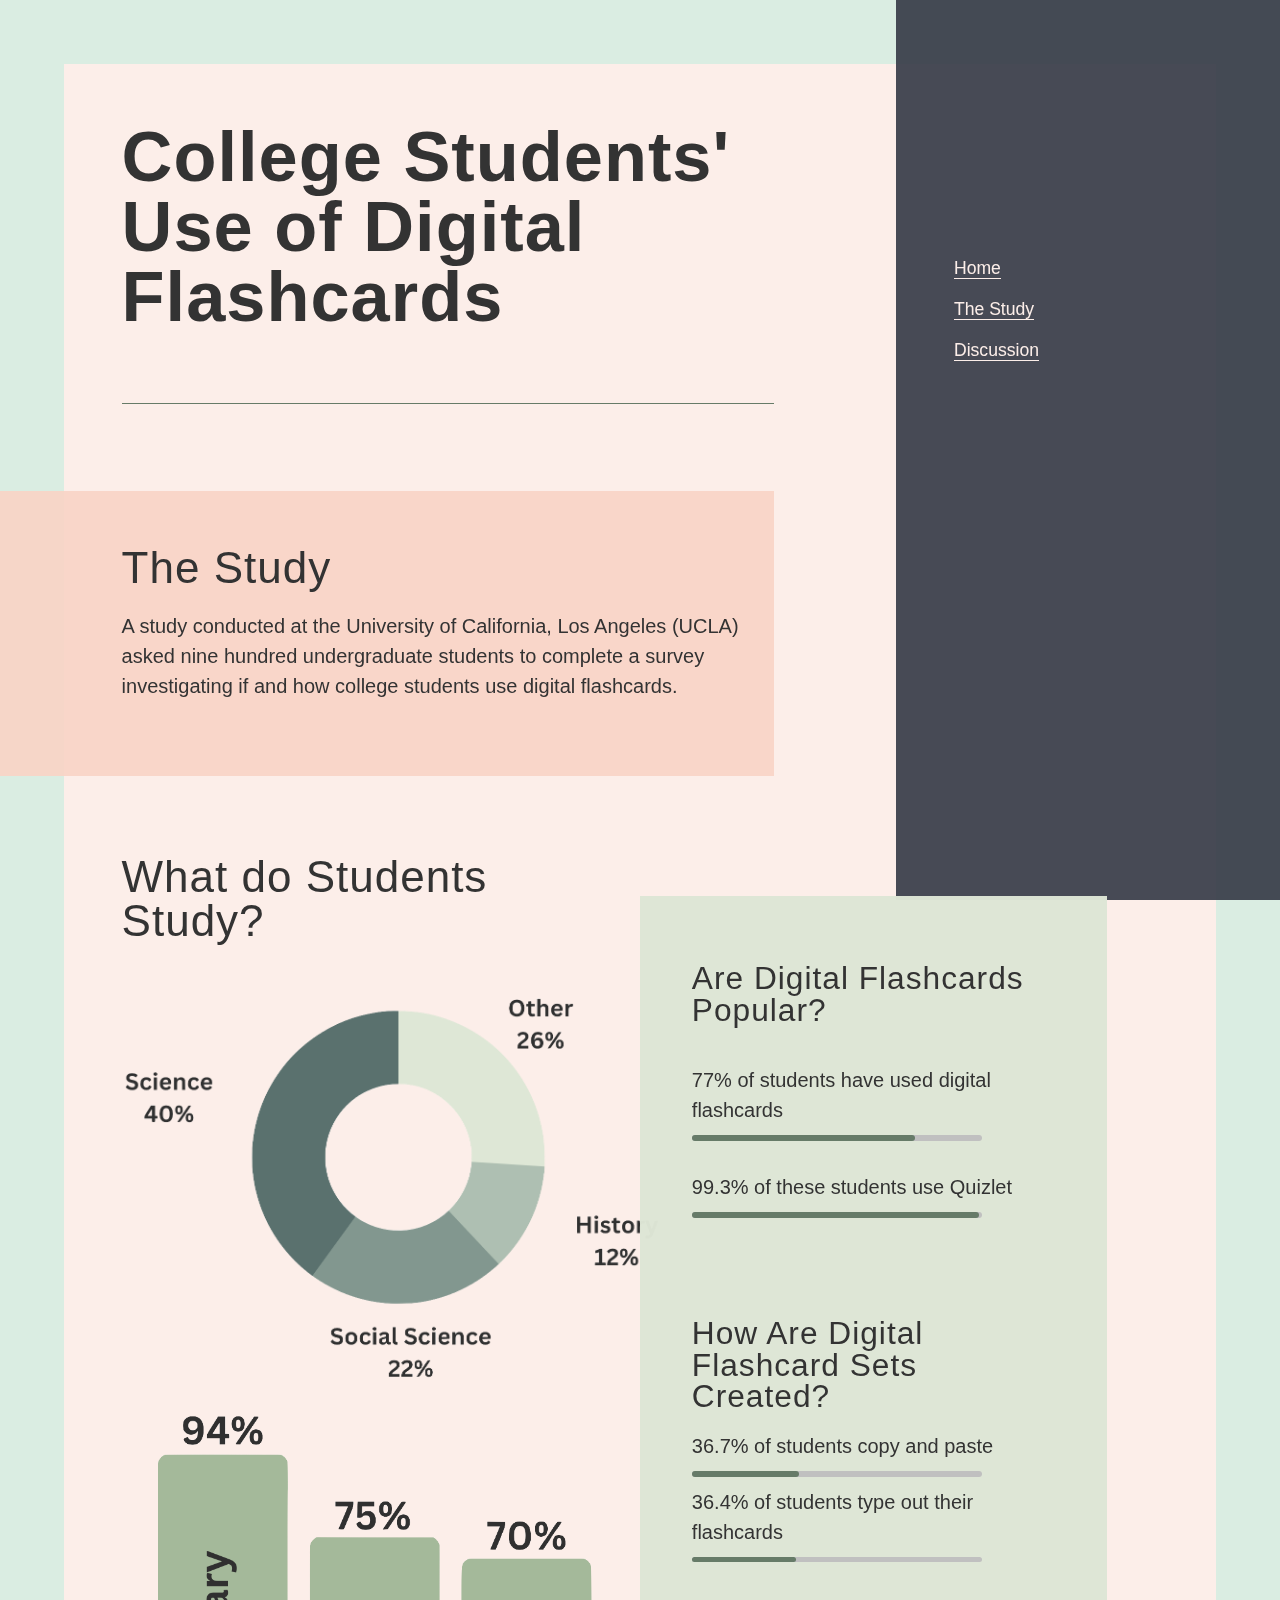
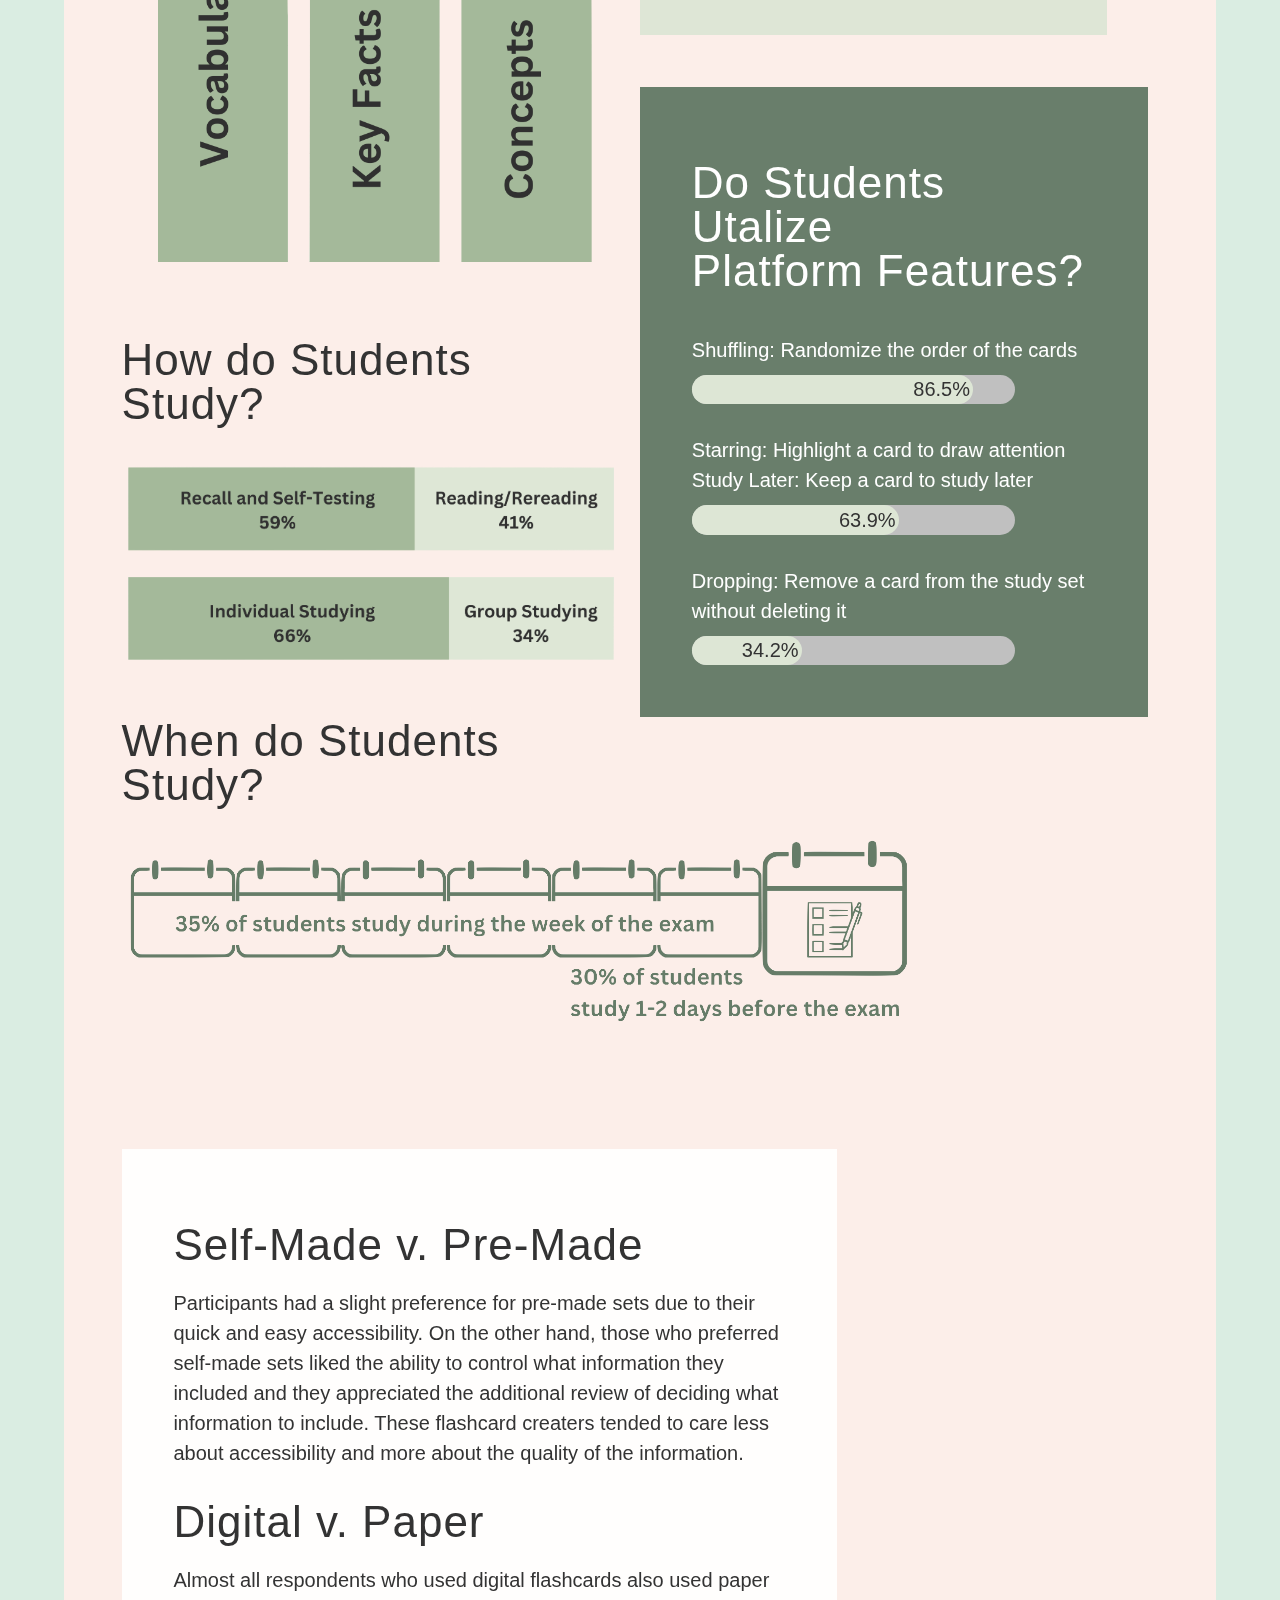
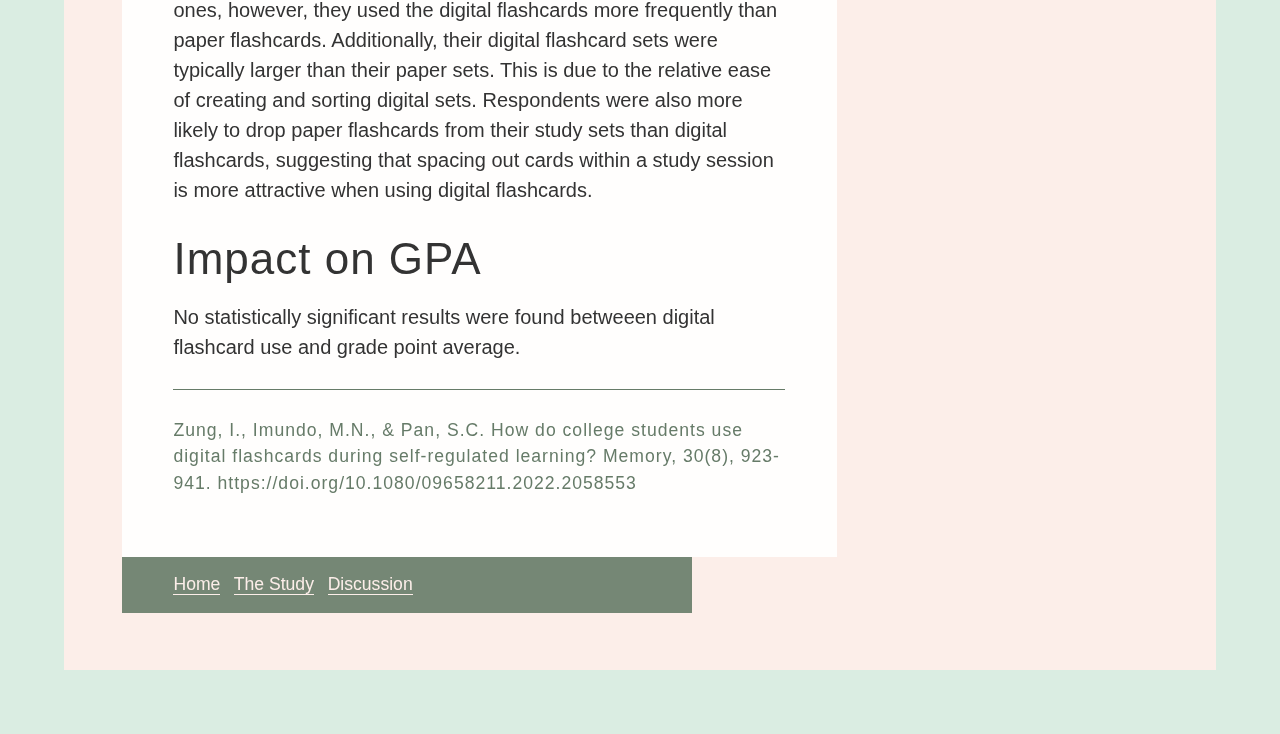
<file: PSYC411_website/411Study.html>
<!DOCTYPE html>
<html lang="en">
<head>
	<meta charset="utf-8">
	<title>PSYC 411: Flashcards</title>

	<link rel="stylesheet" media="screen" href="sample1.css">
	<link rel="alternate" type="application/rss+xml" title="RSS" href="http://www.csszengarden.com/zengarden.xml">

	<meta name="viewport" content="width=device-width, initial-scale=1.0">
	<meta name="author" content="Dave Shea">
	<meta name="description" content="PSYC 311, Cognitive Psychology Conundrum Website">
	<meta name="robots" content="all">


	<!--[if lt IE 9]>
	<script src="script/html5shiv.js"></script>
	<![endif]-->
	<style>
        p {
            font-size: 20px;
        }
      
        .container {
            background-color: rgb(192, 192, 192);
            width: 80%;
                border-radius: 15px;
        }
      
        .skill {
            background-color: rgb(102,123,104);
            color: white;
            padding: 1%;
            text-align: right;
            font-size: 20px;
                border-radius: 15px;
        }
      
        .students {
            width: 77%;
        }
      
        .quizlet {
            width: 99%;
        }

		.copypaste {
            width: 37%;
        }

		.transcribe {
            width: 36%;
        }




		.container2 {
            background-color: rgb(192, 192, 192);
            width: 80%;
                border-radius: 15px;
        }
      
        .skill2 {
            background-color: rgb(221,230,213);
            color: #333;
            padding: 1%;
            text-align: right;
            font-size: 20px;
                border-radius: 15px;
        }
      
        .shuffle {
            width: 87%;
        }
      
        .star {
            width:64%;
        }

		.drop {
            width: 34%;
        }


		
    </style>
</head>

<!--



	View source is a feature, not a bug. Thanks for your curiosity and
	interest in participating!

	Here are the submission guidelines for the new and improved csszengarden.com:

	- CSS3? Of course! Prefix for ALL browsers where necessary.
	- go responsive; test your layout at multiple screen sizes.
	- your browser testing baseline: IE9+, recent Chrome/Firefox/Safari, and iOS/Android
	- Graceful degradation is acceptable, and in fact highly encouraged.
	- use classes for styling. Don't use ids.
	- web fonts are cool, just make sure you have a license to share the files. Hosted 
	  services that are applied via the CSS file (ie. Google Fonts) will work fine, but
	  most that require custom HTML won't. TypeKit is supported, see the readme on this
	  page for usage instructions: https://github.com/mezzoblue/csszengarden.com/

	And a few tips on building your CSS file:

	- use :first-child, :last-child and :nth-child to get at non-classed elements
	- use ::before and ::after to create pseudo-elements for extra styling
	- use multiple background images to apply as many as you need to any element
	- use the Kellum Method for image replacement, if still needed. http://goo.gl/GXxdI
	- don't rely on the extra divs at the bottom. Use ::before and ::after instead.

		
-->

<body id="css-zen-garden">
<div class="page-wrapper">

	<section class="intro" id="zen-intro">
		<header role="banner">
			<h2>College Students&#39 Use  of Digital Flashcards</h2>
		</header>

		<div class="summary" id="zen-summary" role="article">
			<p>  </p>
		</div>

		<div class="preamble" id="zen-preamble" role="article">
			<h3>The Study</h3>
			<p>A study conducted at the University of California, Los Angeles (UCLA) asked nine hundred  
				undergraduate students to complete a survey investigating if and how college students use 
				digital flashcards.</p>
		</div>
	</section>

	<div class="main supporting" id="zen-supporting" role="main">
		<div class="explanation" id="zen-explanation" role="article">

			<h3>What do Students Study?</h3>
				<br>
			<img src = "Images/What1.png" width = "550 px" alt="P1a"
            style = "margin-left:auto; margin-right:auto;">
				<br>
			<img src = "Images/What2.png" width = "500 px" alt="P1b"
            style = "margin-left:auto; margin-right:auto;">
				<br>
				<br>
			<h3>How do Students Study?</h3>
				<br>
			<img src = "Images/How.png" width = "500 px" alt="P2"
            style = "margin-left:auto; margin-right:auto;">
				<br>
				<br>
			<h3>When do Students Study?</h3>
				<br>
			<img src = "Images/When.png" width = "800 px" alt="P3"
            style = "margin-left:auto; margin-right:auto;">



				<br>
				<br>
				<br>
			
				<br>

		</div>

		<div class="benefits3" id="zen-benefits" role="article">
			<h5>Are Digital Flashcards Popular?</h5>
				<br>
			<p>77% of students have used digital flashcards</p>
			<div class="container">
				<div class="skill students"></div>
			</div>
				<br>
			<p>99.3% of these students use Quizlet</p>
			<div class="container">
				<div class="skill quizlet"></div>
			</div>
				<br>
				<br>
				<br>
				<br>
			<h5>How Are Digital Flashcard Sets Created?</h5>
			<p>36.7% of students copy and paste</p>
			<div class="container">
				<div class="skill copypaste"></div>
			</div>
			<p>36.4% of students type out their flashcards</p>
			<div class="container">
				<div class="skill transcribe"></div>
			</div>
			<br>
		</div>

		<div class="participation" id="zen-participation" role="article">
			<h3>Do Students Utalize <br> Platform Features?</h3>
				<br>
			<p>Shuffling: Randomize the order of the cards</p>
			<div class="container2">
				<div class="skill2 shuffle">86.5%</div>
			</div>
				<br>
			<p>Starring: Highlight a card to draw attention <br> Study Later: Keep a card to study later</p>
			<div class="container2">
				<div class="skill2 star">63.9%</div>
			</div>
				<br>
			<p>Dropping: Remove a card from the study set without deleting it</p>
			<div class="container2">
				<div class="skill2 drop">34.2%</div>
			</div>
		</div>

		<div class="requirements" id="zen-requirements" role="article">
			<h3>Self-Made v. Pre-Made</h3>
			<p>Participants had a slight preference for pre-made sets due to their quick and easy accessibility. 
				On the other hand, those who preferred self-made sets liked the ability to control what information 
				they included and they appreciated the additional review of deciding what information to include. 
				These flashcard creaters tended to care less about accessibility and more about the quality of the 
				information.</p>

			<h3>Digital v. Paper</h3>
			<p>Almost all respondents who used digital flashcards also used paper ones, however, they used the digital 
				flashcards more frequently than paper flashcards.  Additionally, their digital flashcard sets were 
				typically larger than their paper sets.  This is due to the relative ease of creating and sorting 
				digital sets. Respondents were also more likely to drop paper flashcards from their study sets than 
				digital flashcards, suggesting that spacing out cards within a study session is more attractive when 
				using digital flashcards.</p>

			<h3>Impact on GPA</h3>
			<p>No statistically significant results were found betweeen digital flashcard 
				use and grade point average.</p>
			<p>Zung, I., Imundo, M.N., & Pan, S.C. How do college students use digital flashcards during 
				self-regulated learning? Memory, 30(8), 923-941.  https://doi.org/10.1080/09658211.2022.2058553</p>
		</div>

		<footer>
			<a href="index.html" title="Home Page" class="zen-validate-html">Home</a>
			<a href="411Study.html" title="Study Page" class="zen-validate-css">The Study</a>
			<a href="411Discussion.html" title="Discussion Page" class="zen-license">Discussion</a>
		</footer>

	</div>


	<aside class="sidebar" role="complementary">
		<div class="wrapper">
			<div class="zen-resources" id="zen-resources">
				<h4 class="resources"></h4>
				<ul>
					<li class="view-css">
						<a href="index.html"
						title="Home Page"> Home</a>
					</li>
					<li class="css-resources">
						<a href="411Study.html" 
						title="Study Page">The Study</a>
					</li>
					<li class="zen-translations">
						<a href="411Discussion.html" title="Discussion Page">Discussion</a>
					</li>
				</ul>
			</div>
		</div>
	</aside>


</div>

<!--

	These superfluous divs/spans were originally provided as catch-alls to add extra imagery.
	These days we have full ::before and ::after support, favour using those instead.
	These only remain for historical design compatibility. They might go away one day.
		
-->
<div class="extra1" role="presentation"></div><div class="extra2" role="presentation"></div><div class="extra3" role="presentation"></div>
<div class="extra4" role="presentation"></div><div class="extra5" role="presentation"></div><div class="extra6" role="presentation"></div>

</body>
</html>
</file>
<file: PSYC311_website/sample1.css>
/* css Zen Garden submission 217 - 'Screen Filler', by Elliot Jay Stocks, http://elliotjaystocks.com/  */
/* css released under Creative Commons License - http://creativecommons.org/licenses/by-nc-sa/1.0/  */
	
	/* TYPEKIT_KIT_ID: lxq7gid */

	/*
	================================================
	CSS Zen Garden theme for Typekit 01
	================================================
	Handcrafted by Elliot Jay Stocks
	http://elliotjaystocks.com/
	Last updated on 18.11.2013
	================================================
	01	Sensible Defaults
	02	Typography
	03	Layout
	04	Media Queries
	================================================
	*/

	/* ---------------------------------------------------------------------------------------------------------- 
	01 Sensible defaults ----------------------------------------------------------------------------------------
	---------------------------------------------------------------------------------------------------------- */

	* 								{ margin:0; padding:0; /* So sue me */ }

	div,
	article,
	section,
	header,
	footer,
	nav,
	figure,
	li								{ position:relative; } /* For absolutely positioning elements within containers  */
	.group:after 					{ display: block; height: 0; font-size: 0; content: "."; clear: both; visibility: hidden; } /* For clearing */
	*								{ -moz-box-sizing:border-box; -webkit-box-sizing:border-box; box-sizing:border-box; } /* Apply a natural box layout model to all elements — see http://paulirish.com/2012/box-sizing-border-box-ftw */

	::-moz-selection 				{ background:#333; color:#fff; }
	::selection 					{ background:#333; color:#fff; }

	/* ---------------------------------------------------------------------------------------------------------- 
	02 Typography -----------------------------------------------------------------------------------------------
	---------------------------------------------------------------------------------------------------------- */
	/*

	14 / 16	= 		0.875em 		(14px equivalent)
	16 / 16	= 		1em 			(16px equivalent)
	18 / 16 = 		1.125em 		(18px equivalent)
	21 / 16 = 		1.3125em 		(21px equivalent)
	24 / 16 = 		1.5em 			(24px equivalent)
	30 / 16 = 		1.875em 		(30px equivalent)
	36 / 16 = 		2.25em 			(36px equivalent)
	48 / 16 = 		3em 			(48px equivalent)
	60 / 16 = 		3.75em 			(60px equivalent)
	72 / 16 = 		4.5em 			(72px equivalent)
	96 / 16 = 		6em 			(96px equivalent)

	*/

	/* Rendering */
	body,
	input,
	textarea 						{ color:#333; /*-webkit-font-smoothing:antialiased;*/ } 

	/* Families */
	body							{ font-family:"tablet-gothic", verdana, arial, sans-serif; /* Weights from Typekit: 300, 400 */ }
	h2,
	h3 								{ font-family:"tablet-gothic-condensed", "arial narrow", arial, verdana, sans-serif; /* Weights from Typekit: 200, 900 */ }

	/* Headings */
	h1,
	h2,
	h3,
	h4,
	h5,
	h6 								{ font-weight:normal; }
	h1 								{ background:#ea2e49; color:#fff; display:inline-block; margin-bottom:1em; padding:0.5em 1em; }
	h2 								{ color:#fff; font-weight:900; /* Heavy */ font-size:6em; letter-spacing:1px; line-height:1em; }
	h3 								{ font-size:2.25em; font-weight:200; /* Thin */ letter-spacing:1px; line-height:1em; padding:0.5em 0 0.25em 0; }

	/* Links */
	a 								{ border-bottom:1px solid rgba(0,0,0,0.2); color:#333; text-decoration:none; -moz-transition:border-color 0.2s ease-in-out; -ms-transition:border-color 0.2s ease-in-out; -o-transition:border-color 0.2s ease-in-out; -webkit-transition:border-color 0.2s ease-in-out; transition:border-color 0.2s ease-in-out; }
	a:hover 						{ border-color:#ea2e49; }
	section.intro div.summary p a,
	div.explanation p a,
	div.participation p a			{ color:#fff; }
	div.participation p a:hover		{ border-color:#fff; }

	/* Paragraph styles */
	p,
	li 								{ font-size:1em; font-weight:400; /* Regular */ line-height:1.5em; padding:0.5em 0; }
	h1,
	section.intro div.summary p,
	div.requirements p:last-child 	{ font-weight:300; letter-spacing:2px; text-transform:uppercase; }
	section.intro div.summary p:last-child, 
	div.requirements p:last-child 	{ border-top:1px solid #ea2e49; margin-top:1em; padding-top:1.5em; }

	/* Other bits & bobs */
	em,
	strong 							{ font-style:normal; font-weight:400; }

	/* ---------------------------------------------------------------------------------------------------------- 
	03 Layout ---------------------------------------------------------------------------------------------------
	---------------------------------------------------------------------------------------------------------- */

	html 							{ background:#daede2; padding:5%; }
	body 							{ background:#77c4d3; }
	div.page-wrapper 				{ z-index:2; }

	section.intro 					{ padding:5%; }
	section.intro div.summary 		{ color:#fff; padding:8% 0; }
	section.intro div.preamble 		{ background:rgba(255,255,255,0.9); color:#333; margin-left:-30%; padding:5% 5% 10% 30%; }
	div.main 						{ padding:0% 5% 5% 5%; }
	aside.sidebar 					{ background:rgba(246,247,146,0.9); padding:5% 5% 5% 5%; }
	aside.sidebar ul 				{ padding:0.5em 0 2em 0; }
	aside.sidebar ul li 			{ color:rgba(0,0,0,0.4); list-style:none; margin:0; padding:0 0 0.825em 0; }
	footer 							{ background:rgba(246,247,146,0.9); clear:both; color:#fff; padding:1em 5%; width:55%; }
	footer a 						{ margin-right:0.5em; }

	div.explanation 				{ color:#fff; padding:0% 5% 5% 0%; }
	div.explanation2				{ color:#fff; padding:5% 5% 5% 5%; }
	div.participation 				{ background:rgba(234,46,73,0.9); color:#fff; padding:5% 5% 5% 5%; }
	div.benefits 					{ background:rgba(255,255,255,0.9); margin-top:10%; padding:5%; }
	div.benefits2 					{ background:rgba(246,247,146,0.9); margin-top:10%; padding:5%; }
	div.benefits3 					{ background:rgba(246,247,146,0.9); margin-top:10%; padding:5%; }
	div.benefits4 					{ background:rgba(255,255,255,0.9); margin-top:10%; padding:5%; }


	div.requirements 				{ background:rgba(255,255,255,0.9); padding:5%; }

	/* ---------------------------------------------------------------------------------------------------------- 
	04 Media queries (using a mobile-first approach) ------------------------------------------------------------
	---------------------------------------------------------------------------------------------------------- */

	/* 1 and up */	
	@media screen and (min-width:1px) {

		body 						{ font-size:85%; }

	}


	/* 550 and up */	
	@media screen and (min-width:550px) {

		h2 							{ font-size:8em; }
		section.intro 				{ width:66.6%; }
		aside.sidebar 				{ position:absolute; right:0; top:2.5%; width:32.75%; }
		div.extra1 					{ background:rgba(51,55,69,0.9); bottom:0; right:0; position:fixed; top:0; width:30%; z-index:1; }
		div.explanation 			{ float:left; width:50%; }
		div.participation 			{ float:left; width:49%; }
		div.benefits 				{ float:left; }
		div.benefits2 				{ float:right; }
		div.benefits3 				{ float:left; }
		div.benefits4 				{ float:left; }


		div.requirements 			{ float:left; }
	}

	/* 650 and up */	
	@media screen and (min-width:650px) {

		div.benefits 				{ margin-top:12%; width:30%; }
		div.benefits2 				{ margin-top:12%; width:30%; }
		div.benefits3 				{ margin-top:6%; width:45%; }
		div.benefits4 				{ margin-top:12%; width:50%; }


		div.requirements 			{ width:69%; }

	}

	/* 700 and up */	
	@media screen and (min-width:700px) {

		body 						{ font-size:90%; }

	}

	/* 800 and up */	
	@media screen and (min-width:800px) {

		body 						{ font-size:100%; }

	}

	/* 900 and up */	
	@media screen and (min-width:900px) {

		body 						{ font-size:110%; }

	}

	/* 1500 and up */	
	@media screen and (min-width:1500px) {

		body 						{ font-size:125%; }

	}

	/* 1800 and up */	
	@media screen and (min-width:1800px) {

		body 						{ font-size:150%; }

	}

	/* 2100 and up */	
	@media screen and (min-width:2100px) {

		body 						{ font-size:175%; }

	}


	/* 2500 and up */	
	@media screen and (min-width:2500px) {

		body 						{ font-size:200%; }

	}
</file>
<file: PSYC411_website/sample1.css>
/* css Zen Garden submission 217 - 'Screen Filler', by Elliot Jay Stocks, http://elliotjaystocks.com/  */
/* css released under Creative Commons License - http://creativecommons.org/licenses/by-nc-sa/1.0/  */
	
	/* TYPEKIT_KIT_ID: lxq7gid */

	/*
	================================================
	CSS Zen Garden theme for Typekit 01
	================================================
	Handcrafted by Elliot Jay Stocks
	http://elliotjaystocks.com/
	Last updated on 18.11.2013
	================================================
	01	Sensible Defaults
	02	Typography
	03	Layout
	04	Media Queries
	================================================
	*/

	/* ---------------------------------------------------------------------------------------------------------- 
	01 Sensible defaults ----------------------------------------------------------------------------------------
	---------------------------------------------------------------------------------------------------------- */

	* 								{ margin:0; padding:0; /* So sue me */ }

	div,
	article,
	section,
	header,
	footer,
	nav,
	figure,
	li								{ position:relative; } /* For absolutely positioning elements within containers  */
	.group:after 					{ display: block; height: 0; font-size: 0; content: "."; clear: both; visibility: hidden; } /* For clearing */
	*								{ -moz-box-sizing:border-box; -webkit-box-sizing:border-box; box-sizing:border-box; } /* Apply a natural box layout model to all elements — see http://paulirish.com/2012/box-sizing-border-box-ftw */

	::-moz-selection 				{ background:#333; color:#333; }
	::selection 					{ background:#333; color:#333; }

	/* ---------------------------------------------------------------------------------------------------------- 
	02 Typography -----------------------------------------------------------------------------------------------
	---------------------------------------------------------------------------------------------------------- */
	/*

	14 / 16	= 		0.875em 		(14px equivalent)
	16 / 16	= 		1em 			(16px equivalent)
	18 / 16 = 		1.125em 		(18px equivalent)
	21 / 16 = 		1.3125em 		(21px equivalent)
	24 / 16 = 		1.5em 			(24px equivalent)
	30 / 16 = 		1.875em 		(30px equivalent)
	36 / 16 = 		2.25em 			(36px equivalent)
	48 / 16 = 		3em 			(48px equivalent)
	60 / 16 = 		3.75em 			(60px equivalent)
	72 / 16 = 		4.5em 			(72px equivalent)
	96 / 16 = 		6em 			(96px equivalent)

	*/

	/* Rendering */
	body,
	input,
	textarea 						{ color:#333; /*-webkit-font-smoothing:antialiased;*/ } 

	/* Families */
	body							{ font-family:"tablet-gothic", verdana, arial, sans-serif; /* Weights from Typekit: 300, 400 */ }
	h2,
	h3,
	h5 								{ font-family:"tablet-gothic-condensed", "arial narrow", arial, verdana, sans-serif; /* Weights from Typekit: 200, 900 */ }

	/* Headings */
	h1,
	h2,
	h3,
	h4,
	h5,
	h6 								{ font-weight:normal; }
	h1 								{ background:#667b68; color:#333; display:inline-block; margin-bottom:1em; padding:0.5em 1em; }
	h2 								{ color:#333; font-weight:700; /* Heavy */ font-size:4em; letter-spacing:1px; line-height:1em; }
	h3 								{ font-size:2.5em; font-weight:200; /* Thin */ letter-spacing:1px; line-height:1em; padding:0.5em 0 0.25em 0; }
	h4 								{ color:#fceee9; font-size:2.25em; font-weight:200; /* Thin */ letter-spacing:1px; line-height:1em; padding:0.5em 0 0.25em 0; }
	h5 								{ color:#333; font-size:1.8em; font-weight:250; /* Thin */ letter-spacing:1px; line-height:1em; padding:0.5em 0 0.25em 0; }

	/* Links */
	a 								{ border-bottom:1px solid #fceee9; color:#fceee9; text-decoration:none; -moz-transition:border-color 0.2s ease-in-out; -ms-transition:border-color 0.2s ease-in-out; -o-transition:border-color 0.2s ease-in-out; -webkit-transition:border-color 0.2s ease-in-out; transition:border-color 0.2s ease-in-out; }
	a:hover 						{ border-color:#667b68; }
	section.intro div.summary p a,
	div.explanation p a,
	div.participation p a			{ color:#fff; }
	div.participation p a:hover		{ border-color:#fff; }

	/* Paragraph styles */
	p,
	li 								{ font-size:1em; font-weight:400; /* Regular */ line-height:1.5em; padding:0.5em 0; }
	h1,
	section.intro div.summary p,
	div.requirements p:last-child 	{ color:#667b68; font-size:1em; font-weight:300; letter-spacing:1px; }
	section.intro div.summary p:last-child, 
	div.requirements p:last-child 	{ border-top:1px solid #667b68; margin-top:1em; padding-top:1.5em; }

	/* Other bits & bobs */
	em,
	strong 							{ font-style:normal; font-weight:400; }

	/* ---------------------------------------------------------------------------------------------------------- 
	03 Layout ---------------------------------------------------------------------------------------------------
	---------------------------------------------------------------------------------------------------------- */

	html 							{ background:#daede2; padding:5%; }
	body 							{ background:#fceee9; }
	div.page-wrapper 				{ z-index:2; }

	section.intro 					{ padding:5%; }
	section.intro div.summary 		{ color:#333; padding:8% 0; }
	section.intro div.preamble 		{ background:rgba(248,211,197,0.9); color:#333; margin-left:-30%; padding:5% 5% 10% 30%; }
	div.main 						{ padding:0% 5% 5% 5%; }
	aside.sidebar 					{ background:rgba(248,211,197,0.0); padding:5% 5% 5% 10%; }
	aside.sidebar ul 				{ padding:0.5em 0 2em 0; }
	aside.sidebar ul li 			{ color:rgba(0,0,0,0.4); list-style:none; margin:0; padding:0 0 0.825em 0; }
	footer 							{ background:rgba(102,123,104,0.9); clear:both; color:#667b68; padding:1em 5%; width:55%; }
	footer a 						{ margin-right:0.5em; }

	div.explanation 				{ color:#333; padding:0% 5% 5% 0%; }
	div.explanation2				{ color:#333; padding:5% 5% 5% 5%; }
	div.participation 				{ background:rgba(102,123,104,0.98); color:#fff; margin-top:5%; margin-bottom:5%; padding:5% 5% 5% 5%; }
	div.benefits 					{ background:rgba(255,255,255,0.9); margin-top:10%; padding:5%; }
	div.benefits2 					{ background:rgba(221,230,213,0.9); margin-top:10%; padding:5%; }
	div.benefits3 					{ background:rgba(221,230,213,0.98); margin-top:9%; padding:5%; }
	div.benefits4 					{ background:rgba(221,230,213,0.98); margin-top:8%; padding:5%; }

	div.requirements 				{ background:rgba(255,255,255,0.9); padding:5%; }

	/* ---------------------------------------------------------------------------------------------------------- 
	04 Media queries (using a mobile-first approach) ------------------------------------------------------------
	---------------------------------------------------------------------------------------------------------- */

	/* 1 and up */	
	@media screen and (min-width:1px) {

		body 						{ font-size:85%; }

	}


	/* 550 and up */	
	@media screen and (min-width:550px) {

		h2 							{ font-size:4em; }
		section.intro 				{ width:66.6%; }
		aside.sidebar 				{ position:absolute; right:0; top:2.5%; width:32.75%; }
		div.extra1 					{ background:rgba(51,55,69,0.9); bottom:0; right:0; position:fixed; top:0; width:30%; z-index:1; }
		div.explanation 			{ float:left; width:50%; }
		div.participation 			{ float:left; width:49%; }
		div.benefits 				{ float:left; }
		div.benefits2 				{ float:right; }
		div.benefits3 				{ float:left; }
		div.benefits4 				{ float:left; }


		div.requirements 			{ float:left; }
	}

	/* 650 and up */	
	@media screen and (min-width:650px) {

		div.benefits 				{ margin-top:12%; width:30%; }
		div.benefits2 				{ margin-top:12%; width:30%; }
		div.benefits3 				{ margin-top:6%; width:45%; }
		div.benefits4 				{ margin-top:9%; width:50%; }


		div.requirements 			{ width:69%; }

	}

	/* 700 and up */	
	@media screen and (min-width:700px) {

		body 						{ font-size:90%; }

	}

	/* 800 and up */	
	@media screen and (min-width:800px) {

		body 						{ font-size:100%; }

	}

	/* 900 and up */	
	@media screen and (min-width:900px) {

		body 						{ font-size:110%; }

	}

	/* 1500 and up */	
	@media screen and (min-width:1500px) {

		body 						{ font-size:125%; }

	}

	/* 1800 and up */	
	@media screen and (min-width:1800px) {

		body 						{ font-size:150%; }

	}

	/* 2100 and up */	
	@media screen and (min-width:2100px) {

		body 						{ font-size:175%; }

	}


	/* 2500 and up */	
	@media screen and (min-width:2500px) {

		body 						{ font-size:200%; }

	}
</file>
